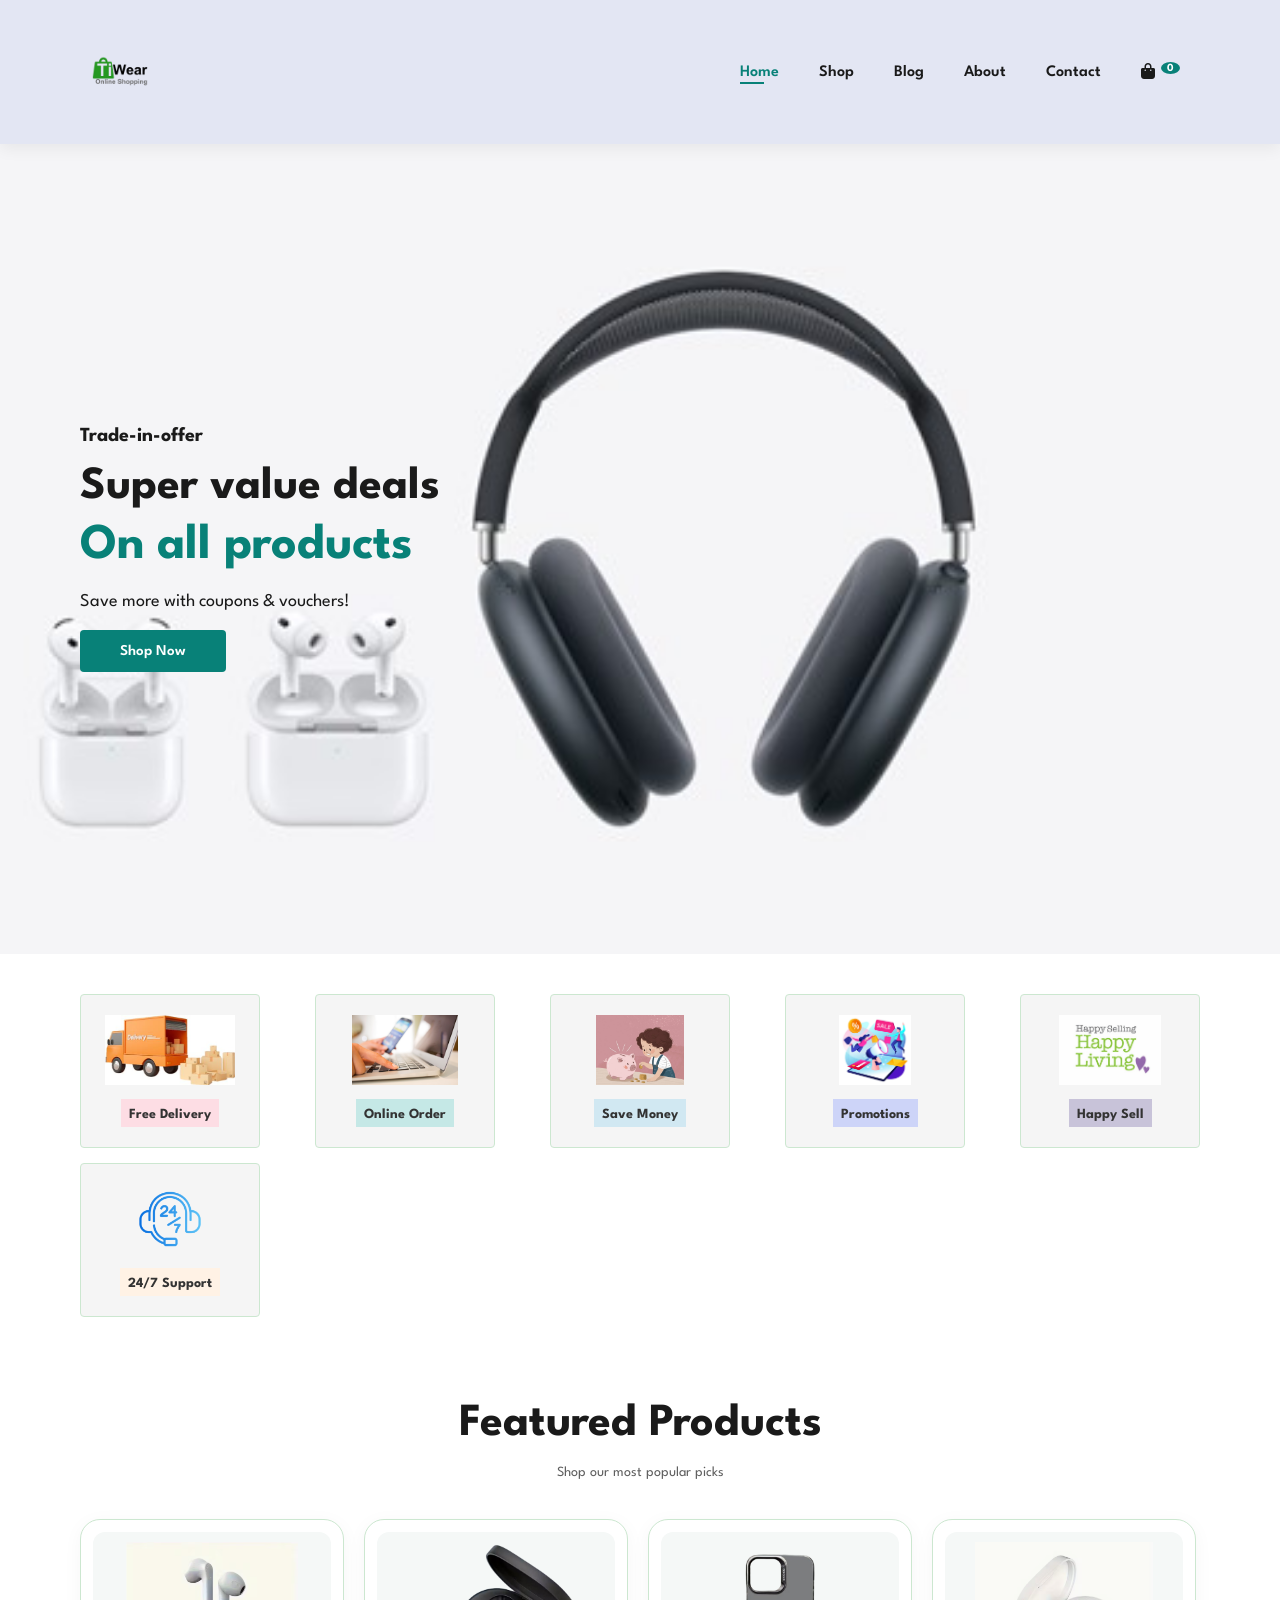
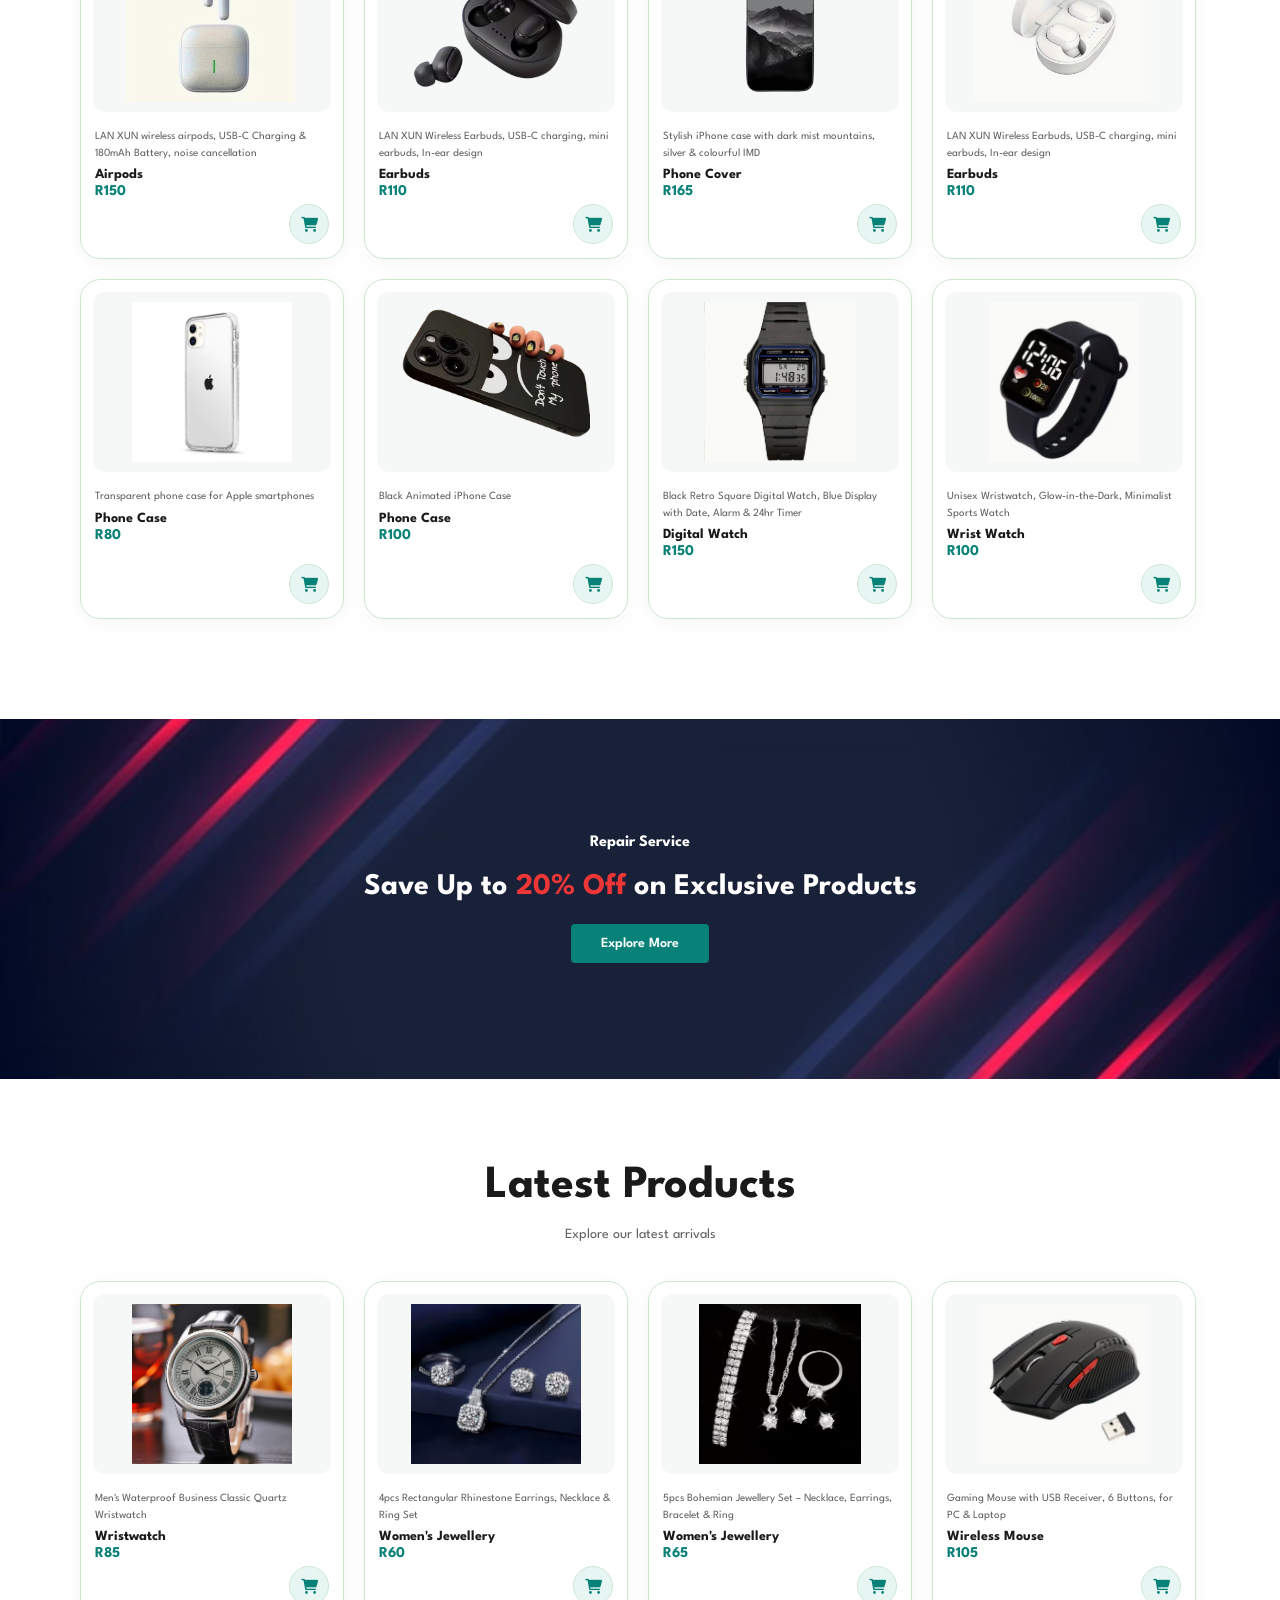
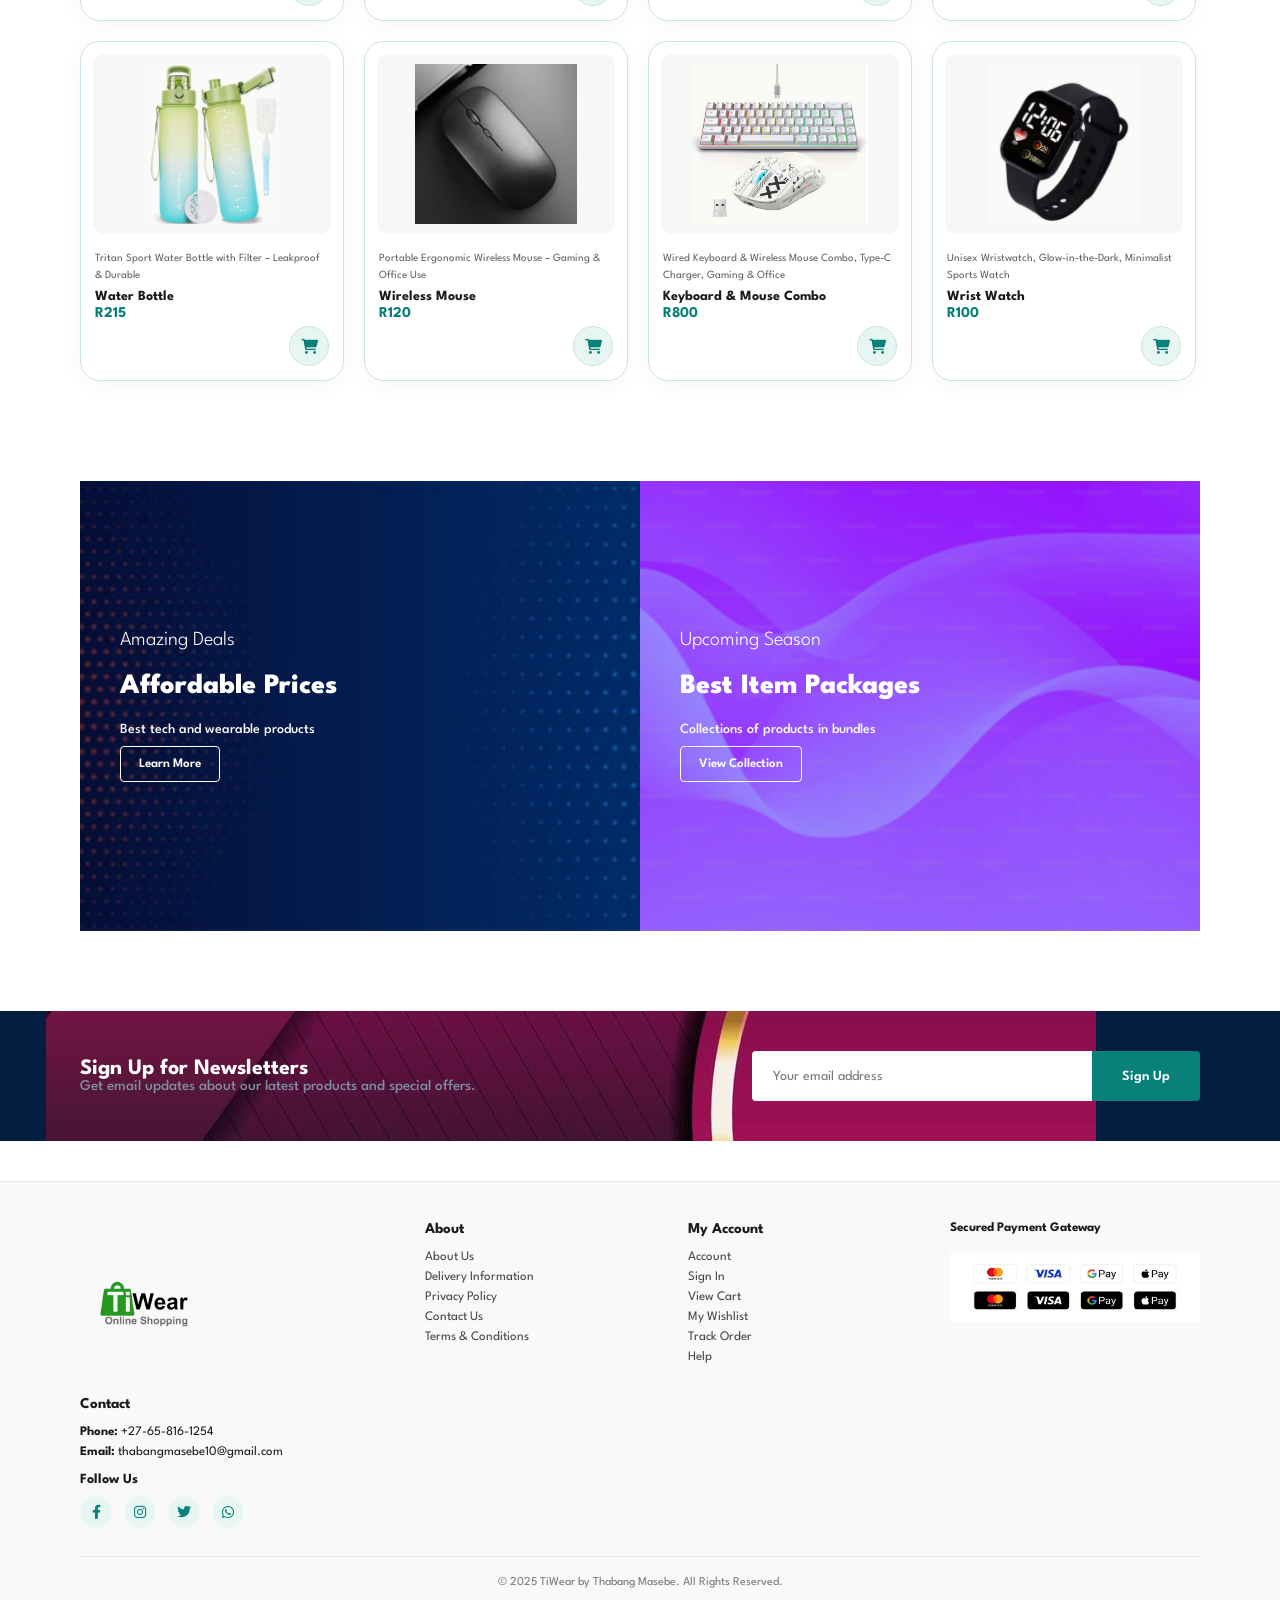
<file: index.html>
<!DOCTYPE html>
<html lang="en">
<head>
    <meta charset="UTF-8">
    <meta http-equiv="X-UA-Compatible" content="IE=edge">
    <meta name="viewport" content="width=device-width, initial-scale=1.0">
    <title>TiWear – Online Shopping</title>
    <link rel="stylesheet" href="https://cdnjs.cloudflare.com/ajax/libs/font-awesome/6.0.0/css/all.min.css">
    <link rel="stylesheet" href="style.css">
</head>
<body>

    <!-- HEADER -->
    <section id="header">
        <a href="index.html"><img src="img/TiWear_Logo-removebg-preview.png" class="logo" alt="TiWear Logo"></a>
        <div>
            <ul id="navbar">
                <li><a class="active" href="index.html">Home</a></li>
                <li><a href="shop.html">Shop</a></li>
                <li><a href="blog.html">Blog</a></li>
                <li><a href="about.html">About</a></li>
                <li><a href="contact.html">Contact</a></li>
                <li><a href="cart.html"><i class="fa-solid fa-bag-shopping"></i> <span class="cart-count" id="cart-count">0</span></a></li>
            </ul>
        </div>
        <div id="mobile">
            <a href="cart.html"><i class="fa-solid fa-bag-shopping"></i><span class="cart-count" id="cart-count-mobile">0</span></a>
            <i id="bar" class="fas fa-bars"></i>
        </div>
    </section>

    <!-- HERO -->
    <section id="hero">
        <h4>Trade-in-offer</h4>
        <h2>Super value deals</h2>
        <h1>On all products</h1>
        <p>Save more with coupons &amp; vouchers!</p>
        <a href="shop.html"><button>Shop Now</button></a>
    </section>

    <!-- FEATURES -->
    <section id="feature" class="section-p1">
        <div class="fe-box">
            <img src="img/courier_copy.jfif" alt="Delivery">
            <h6>Free Delivery</h6>
        </div>
        <div class="fe-box">
            <img src="img/online_order.png" alt="Online Order">
            <h6>Online Order</h6>
        </div>
        <div class="fe-box">
            <img src="img/saveMoney.png" alt="Save Money">
            <h6>Save Money</h6>
        </div>
        <div class="fe-box">
            <img src="img/promotion.png" alt="Promotion">
            <h6>Promotions</h6>
        </div>
        <div class="fe-box">
            <img src="img/happySell.png" alt="Happy Sell">
            <h6>Happy Sell</h6>
        </div>
        <div class="fe-box">
            <img src="img/customer_support.png" alt="24/7 Support">
            <h6>24/7 Support</h6>
        </div>
    </section>

    <!-- FEATURED PRODUCTS -->
    <section id="product1" class="section-p1">
        <h2>Featured Products</h2>
        <p>Shop our most popular picks</p>
        <div class="pro-container">

            <div class="pro" data-name="LAN XUN Airpods" data-price="150" data-img="img/Stock/airpod.png">
                <img src="img/Stock/airpod.png" alt="Airpods">
                <div class="des">
                    <span>LAN XUN wireless airpods, USB-C Charging &amp; 180mAh Battery, noise cancellation</span>
                    <h5>Airpods</h5>
                    <h4>R150</h4>
                </div>
                <a href="#" class="add-to-cart-btn"><i class="fa-solid fa-shopping-cart cart"></i></a>
            </div>

            <div class="pro" data-name="LAN XUN Earbuds" data-price="110" data-img="img/Stock/pro2.png">
                <img src="img/Stock/pro2.png" alt="Earbuds">
                <div class="des">
                    <span>LAN XUN Wireless Earbuds, USB-C charging, mini earbuds, In-ear design</span>
                    <h5>Earbuds</h5>
                    <h4>R110</h4>
                </div>
                <a href="#" class="add-to-cart-btn"><i class="fa-solid fa-shopping-cart cart"></i></a>
            </div>

            <div class="pro" data-name="Mountain Phone Cover" data-price="165" data-img="img/Stock/pro3.png">
                <img src="img/Stock/pro3.png" alt="Phone Cover">
                <div class="des">
                    <span>Stylish iPhone case with dark mist mountains, silver &amp; colourful IMD</span>
                    <h5>Phone Cover</h5>
                    <h4>R165</h4>
                </div>
                <a href="#" class="add-to-cart-btn"><i class="fa-solid fa-shopping-cart cart"></i></a>
            </div>

            <div class="pro" data-name="LAN XUN Earbuds Pro" data-price="110" data-img="img/Stock/pro4.png">
                <img src="img/Stock/pro4.png" alt="Earbuds">
                <div class="des">
                    <span>LAN XUN Wireless Earbuds, USB-C charging, mini earbuds, In-ear design</span>
                    <h5>Earbuds</h5>
                    <h4>R110</h4>
                </div>
                <a href="#" class="add-to-cart-btn"><i class="fa-solid fa-shopping-cart cart"></i></a>
            </div>

            <div class="pro" data-name="Transparent Phone Case" data-price="80" data-img="img/Stock/pro5.png">
                <img src="img/Stock/pro5.png" alt="Phone Case">
                <div class="des">
                    <span>Transparent phone case for Apple smartphones</span>
                    <h5>Phone Case</h5>
                    <h4>R80</h4>
                </div>
                <a href="#" class="add-to-cart-btn"><i class="fa-solid fa-shopping-cart cart"></i></a>
            </div>

            <div class="pro" data-name="Animated Phone Case" data-price="100" data-img="img/Stock/pro6.png">
                <img src="img/Stock/pro6.png" alt="Phone Case">
                <div class="des">
                    <span>Black Animated iPhone Case</span>
                    <h5>Phone Case</h5>
                    <h4>R100</h4>
                </div>
                <a href="#" class="add-to-cart-btn"><i class="fa-solid fa-shopping-cart cart"></i></a>
            </div>

            <div class="pro" data-name="Digital Wrist Watch" data-price="150" data-img="img/Stock/pro8.png">
                <img src="img/Stock/pro8.png" alt="Wrist Digital Watch">
                <div class="des">
                    <span>Black Retro Square Digital Watch, Blue Display with Date, Alarm &amp; 24hr Timer</span>
                    <h5>Digital Watch</h5>
                    <h4>R150</h4>
                </div>
                <a href="#" class="add-to-cart-btn"><i class="fa-solid fa-shopping-cart cart"></i></a>
            </div>

            <div class="pro" data-name="Minimalist Wrist Watch" data-price="100" data-img="img/Stock/pro7.png">
                <img src="img/Stock/pro7.png" alt="Wrist Watch">
                <div class="des">
                    <span>Unisex Wristwatch, Glow-in-the-Dark, Minimalist Sports Watch</span>
                    <h5>Wrist Watch</h5>
                    <h4>R100</h4>
                </div>
                <a href="#" class="add-to-cart-btn"><i class="fa-solid fa-shopping-cart cart"></i></a>
            </div>

        </div>
    </section>

    <!-- BANNER -->
    <section id="banner" class="section-m1">
        <h4>Repair Service</h4>
        <h2>Save Up to <span>20% Off</span> on Exclusive Products</h2>
        <a href="shop.html"><button class="normal">Explore More</button></a>
    </section>

    <!-- LATEST PRODUCTS -->
    <section id="product1" class="section-p1">
        <h2>Latest Products</h2>
        <p>Explore our latest arrivals</p>
        <div class="pro-container">

            <div class="pro" data-name="Men's Quartz Wristwatch" data-price="85" data-img="img/Stock/latest1.png">
                <img src="img/Stock/latest1.png" alt="Wristwatch">
                <div class="des">
                    <span>Men's Waterproof Business Classic Quartz Wristwatch</span>
                    <h5>Wristwatch</h5>
                    <h4>R85</h4>
                </div>
                <a href="#" class="add-to-cart-btn"><i class="fa-solid fa-shopping-cart cart"></i></a>
            </div>

            <div class="pro" data-name="Rhinestone Jewellery Set" data-price="60" data-img="img/Stock/latest2.png">
                <img src="img/Stock/latest2.png" alt="Women's Jewellery">
                <div class="des">
                    <span>4pcs Rectangular Rhinestone Earrings, Necklace &amp; Ring Set</span>
                    <h5>Women's Jewellery</h5>
                    <h4>R60</h4>
                </div>
                <a href="#" class="add-to-cart-btn"><i class="fa-solid fa-shopping-cart cart"></i></a>
            </div>

            <div class="pro" data-name="Bohemian Jewellery Set" data-price="65" data-img="img/Stock/latest3.png">
                <img src="img/Stock/latest3.png" alt="Women's Jewellery">
                <div class="des">
                    <span>5pcs Bohemian Jewellery Set – Necklace, Earrings, Bracelet &amp; Ring</span>
                    <h5>Women's Jewellery</h5>
                    <h4>R65</h4>
                </div>
                <a href="#" class="add-to-cart-btn"><i class="fa-solid fa-shopping-cart cart"></i></a>
            </div>

            <div class="pro" data-name="Gaming Wireless Mouse" data-price="105" data-img="img/Stock/latest4.png">
                <img src="img/Stock/latest4.png" alt="Wireless Mouse">
                <div class="des">
                    <span>Gaming Mouse with USB Receiver, 6 Buttons, for PC &amp; Laptop</span>
                    <h5>Wireless Mouse</h5>
                    <h4>R105</h4>
                </div>
                <a href="#" class="add-to-cart-btn"><i class="fa-solid fa-shopping-cart cart"></i></a>
            </div>

            <div class="pro" data-name="Tritan Sport Water Bottle" data-price="215" data-img="img/Stock/latest5.png">
                <img src="img/Stock/latest5.png" alt="Water Bottle">
                <div class="des">
                    <span>Tritan Sport Water Bottle with Filter – Leakproof &amp; Durable</span>
                    <h5>Water Bottle</h5>
                    <h4>R215</h4>
                </div>
                <a href="#" class="add-to-cart-btn"><i class="fa-solid fa-shopping-cart cart"></i></a>
            </div>

            <div class="pro" data-name="Ergonomic Wireless Mouse" data-price="120" data-img="img/Stock/latest6.png">
                <img src="img/Stock/latest6.png" alt="Wireless Mouse">
                <div class="des">
                    <span>Portable Ergonomic Wireless Mouse – Gaming &amp; Office Use</span>
                    <h5>Wireless Mouse</h5>
                    <h4>R120</h4>
                </div>
                <a href="#" class="add-to-cart-btn"><i class="fa-solid fa-shopping-cart cart"></i></a>
            </div>

            <div class="pro" data-name="Keyboard & Mouse Combo" data-price="800" data-img="img/Stock/latest7.png">
                <img src="img/Stock/latest7.png" alt="Keyboard & Mouse Combo">
                <div class="des">
                    <span>Wired Keyboard &amp; Wireless Mouse Combo, Type-C Charger, Gaming &amp; Office</span>
                    <h5>Keyboard &amp; Mouse Combo</h5>
                    <h4>R800</h4>
                </div>
                <a href="#" class="add-to-cart-btn"><i class="fa-solid fa-shopping-cart cart"></i></a>
            </div>

            <div class="pro" data-name="Minimalist Wrist Watch" data-price="100" data-img="img/Stock/pro7.png">
                <img src="img/Stock/pro7.png" alt="Wrist Watch">
                <div class="des">
                    <span>Unisex Wristwatch, Glow-in-the-Dark, Minimalist Sports Watch</span>
                    <h5>Wrist Watch</h5>
                    <h4>R100</h4>
                </div>
                <a href="#" class="add-to-cart-btn"><i class="fa-solid fa-shopping-cart cart"></i></a>
            </div>

        </div>
    </section>

    <!-- SMALL BANNERS -->
    <section id="sm-banner" class="section-p1">
        <div class="banner-box banner-box2">
            <h4>Amazing Deals</h4>
            <h2>Affordable Prices</h2>
            <span>Best tech and wearable products</span>
            <a href="shop.html"><button class="white">Learn More</button></a>
        </div>
        <div class="banner-box">
            <h4>Upcoming Season</h4>
            <h2>Best Item Packages</h2>
            <span>Collections of products in bundles</span>
            <a href="shop.html"><button class="white">View Collection</button></a>
        </div>
    </section>

    <!-- NEWSLETTER -->
    <section id="newsletter" class="section-p1 section-m1">
        <div class="newstext">
            <h4>Sign Up for Newsletters</h4>
            <p>Get email updates about our latest products and special offers.</p>
        </div>
        <div class="form">
            <input type="email" id="newsletter-email" placeholder="Your email address">
            <button class="normal" id="newsletter-btn">Sign Up</button>
        </div>
    </section>

    <!-- TOAST NOTIFICATION -->
    <div id="toast" class="toast"></div>
    

    <!-- FOOTER -->
    <footer class="section-p1">
        <div class="column">
            <img src="img/TiWear_Logo-removebg-preview.png" alt="TiWear Logo">
            <h4>Contact</h4>
            <p><strong>Phone: </strong>+27-65-816-1254</p>
            <p><strong>Email: </strong>thabangmasebe10@gmail.com</p>
            <div class="follow">
                <h4>Follow Us</h4>
                <a href="#"><i class="fab fa-facebook-f"></i></a>
                <a href="#"><i class="fab fa-instagram"></i></a>
                <a href="#"><i class="fab fa-twitter"></i></a>
                <a href="#"><i class="fab fa-whatsapp"></i></a>
            </div>
        </div>

        <div class="col">
            <h4>About</h4>
            <a href="about.html">About Us</a>
            <a href="#">Delivery Information</a>
            <a href="#">Privacy Policy</a>
            <a href="contact.html">Contact Us</a>
            <a href="#">Terms &amp; Conditions</a>
        </div>

        <div class="col">
            <h4>My Account</h4>
            <a href="#">Account</a>
            <a href="#">Sign In</a>
            <a href="cart.html">View Cart</a>
            <a href="#">My Wishlist</a>
            <a href="#">Track Order</a>
            <a href="contact.html">Help</a>
        </div>

        <div class="col install">
            <p><strong>Secured Payment Gateway</strong></p>
            <img src="img/pay/mastercards.png" alt="Mastercard">
        </div>

        <div class="copyright">
            <p>© 2025 TiWear by Thabang Masebe. All Rights Reserved.</p>
        </div>
    </footer>

    <script src="script.js"></script>
</body>
</html>
</file>
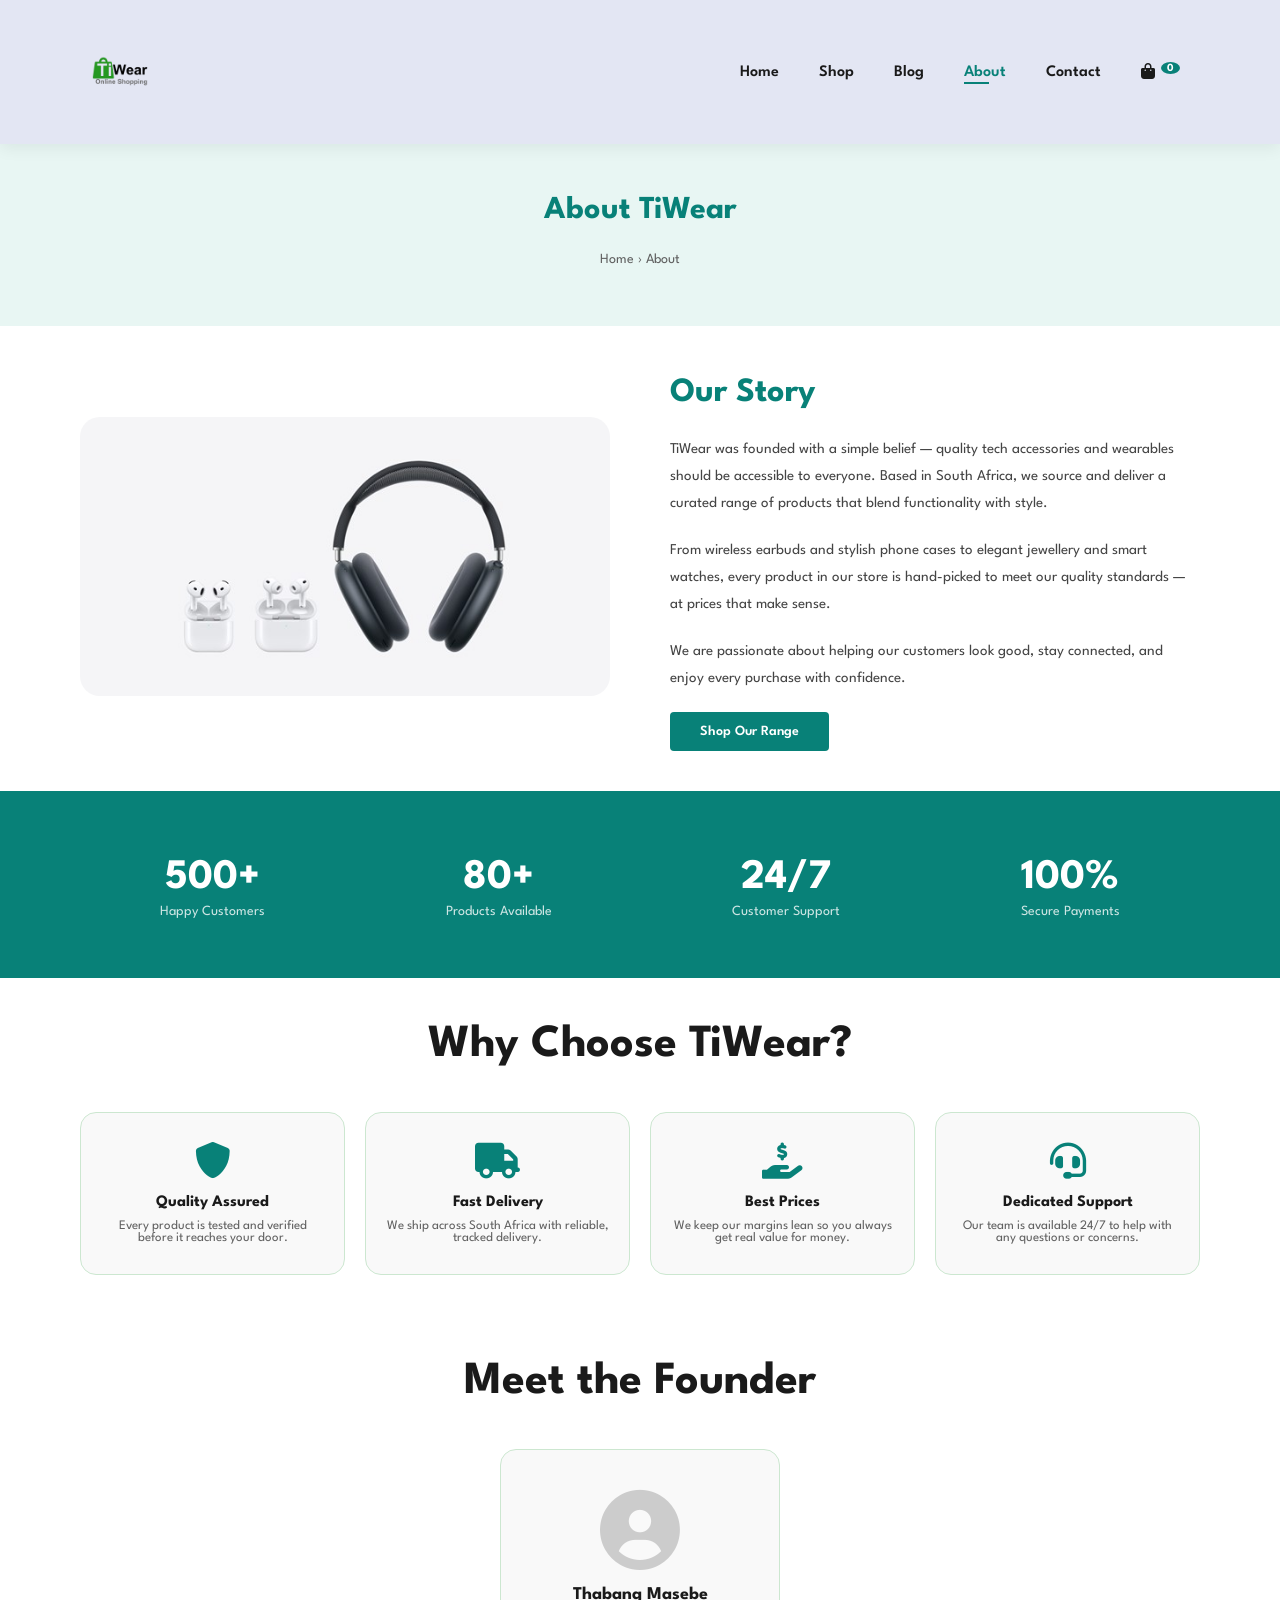
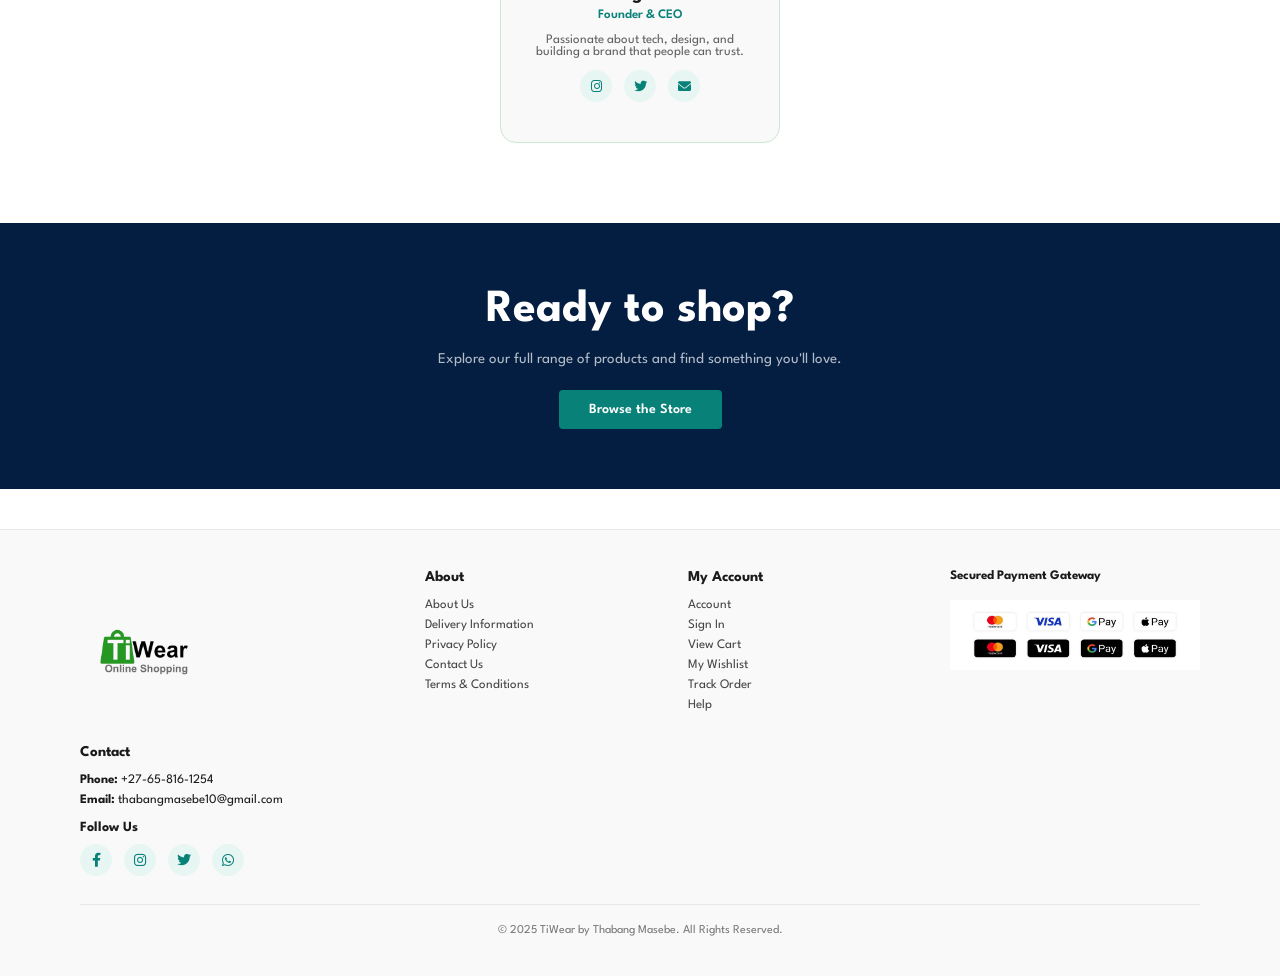
<file: about.html>
<!DOCTYPE html>
<html lang="en">
<head>
    <meta charset="UTF-8">
    <meta http-equiv="X-UA-Compatible" content="IE=edge">
    <meta name="viewport" content="width=device-width, initial-scale=1.0">
    <title>About Us – TiWear</title>
    <link rel="stylesheet" href="https://cdnjs.cloudflare.com/ajax/libs/font-awesome/6.0.0/css/all.min.css">
    <link rel="stylesheet" href="style.css">
</head>
<body>

    <!-- HEADER -->
    <section id="header">
        <a href="index.html"><img src="img/TiWear_Logo-removebg-preview.png" class="logo" alt="TiWear Logo"></a>
        <div>
            <ul id="navbar">
                <li><a href="index.html">Home</a></li>
                <li><a href="shop.html">Shop</a></li>
                <li><a href="blog.html">Blog</a></li>
                <li><a class="active" href="about.html">About</a></li>
                <li><a href="contact.html">Contact</a></li>
                <li><a href="cart.html"><i class="fa-solid fa-bag-shopping"></i> <span class="cart-count" id="cart-count">0</span></a></li>
            </ul>
        </div>
        <div id="mobile">
            <a href="cart.html"><i class="fa-solid fa-bag-shopping"></i><span class="cart-count" id="cart-count-mobile">0</span></a>
            <i id="bar" class="fas fa-bars"></i>
        </div>
    </section>

    <!-- PAGE HEADER -->
    <div id="page-header">
        <h2>About TiWear</h2>
        <p><a href="index.html">Home</a> &rsaquo; About</p>
    </div>

    <!-- ABOUT INTRO -->
    <section id="about-intro" class="section-p1">
        <div class="about-image">
            <img src="img/hero_pic2.jpg" alt="TiWear Story">
        </div>
        <div class="about-text">
            <h2>Our Story</h2>
            <p>TiWear was founded with a simple belief — quality tech accessories and wearables should be accessible to everyone. Based in South Africa, we source and deliver a curated range of products that blend functionality with style.</p>
            <p>From wireless earbuds and stylish phone cases to elegant jewellery and smart watches, every product in our store is hand-picked to meet our quality standards — at prices that make sense.</p>
            <p>We are passionate about helping our customers look good, stay connected, and enjoy every purchase with confidence.</p>
            <a href="shop.html"><button class="normal">Shop Our Range</button></a>
        </div>
    </section>

    <!-- STATS STRIP -->
    <section id="about-stats" class="section-p1">
        <div class="stat-box">
            <h2>500+</h2>
            <p>Happy Customers</p>
        </div>
        <div class="stat-box">
            <h2>80+</h2>
            <p>Products Available</p>
        </div>
        <div class="stat-box">
            <h2>24/7</h2>
            <p>Customer Support</p>
        </div>
        <div class="stat-box">
            <h2>100%</h2>
            <p>Secure Payments</p>
        </div>
    </section>

    <!-- VALUES -->
    <section id="about-values" class="section-p1">
        <h2 class="section-title">Why Choose TiWear?</h2>
        <div class="values-grid">
            <div class="value-card">
                <i class="fas fa-shield-alt"></i>
                <h4>Quality Assured</h4>
                <p>Every product is tested and verified before it reaches your door.</p>
            </div>
            <div class="value-card">
                <i class="fas fa-truck"></i>
                <h4>Fast Delivery</h4>
                <p>We ship across South Africa with reliable, tracked delivery.</p>
            </div>
            <div class="value-card">
                <i class="fas fa-hand-holding-usd"></i>
                <h4>Best Prices</h4>
                <p>We keep our margins lean so you always get real value for money.</p>
            </div>
            <div class="value-card">
                <i class="fas fa-headset"></i>
                <h4>Dedicated Support</h4>
                <p>Our team is available 24/7 to help with any questions or concerns.</p>
            </div>
        </div>
    </section>

    <!-- TEAM -->
    <section id="about-team" class="section-p1">
        <h2 class="section-title">Meet the Founder</h2>
        <div class="team-grid">
            <div class="team-card">
                <div class="team-avatar">
                    <i class="fas fa-user-circle"></i>
                </div>
                <h4>Thabang Masebe</h4>
                <span>Founder &amp; CEO</span>
                <p>Passionate about tech, design, and building a brand that people can trust.</p>
                <div class="team-socials">
                    <a href="#"><i class="fab fa-instagram"></i></a>
                    <a href="#"><i class="fab fa-twitter"></i></a>
                    <a href="mailto:thabangmasebe10@gmail.com"><i class="fas fa-envelope"></i></a>
                </div>
            </div>
        </div>
    </section>

    <!-- CTA BANNER -->
    <section id="about-cta" class="section-m1 section-p1">
        <h2>Ready to shop?</h2>
        <p>Explore our full range of products and find something you'll love.</p>
        <a href="shop.html"><button class="normal">Browse the Store</button></a>
    </section>

    <!-- TOAST -->
    <div id="toast" class="toast"></div>

    <!-- FOOTER -->
    <footer class="section-p1">
        <div class="column">
            <img src="img/TiWear_Logo-removebg-preview.png" alt="TiWear Logo">
            <h4>Contact</h4>
            <p><strong>Phone: </strong>+27-65-816-1254</p>
            <p><strong>Email: </strong>thabangmasebe10@gmail.com</p>
            <div class="follow">
                <h4>Follow Us</h4>
                <a href="#"><i class="fab fa-facebook-f"></i></a>
                <a href="#"><i class="fab fa-instagram"></i></a>
                <a href="#"><i class="fab fa-twitter"></i></a>
                <a href="#"><i class="fab fa-whatsapp"></i></a>
            </div>
        </div>
        <div class="col">
            <h4>About</h4>
            <a href="about.html">About Us</a>
            <a href="#">Delivery Information</a>
            <a href="#">Privacy Policy</a>
            <a href="contact.html">Contact Us</a>
            <a href="#">Terms &amp; Conditions</a>
        </div>
        <div class="col">
            <h4>My Account</h4>
            <a href="#">Account</a>
            <a href="#">Sign In</a>
            <a href="cart.html">View Cart</a>
            <a href="#">My Wishlist</a>
            <a href="#">Track Order</a>
            <a href="contact.html">Help</a>
        </div>
        <div class="col install">
            <p><strong>Secured Payment Gateway</strong></p>
            <img src="img/pay/mastercards.png" alt="Mastercard">
        </div>
        <div class="copyright">
            <p>© 2025 TiWear by Thabang Masebe. All Rights Reserved.</p>
        </div>
    </footer>

    <script src="script.js"></script>
</body>
</html>
</file>
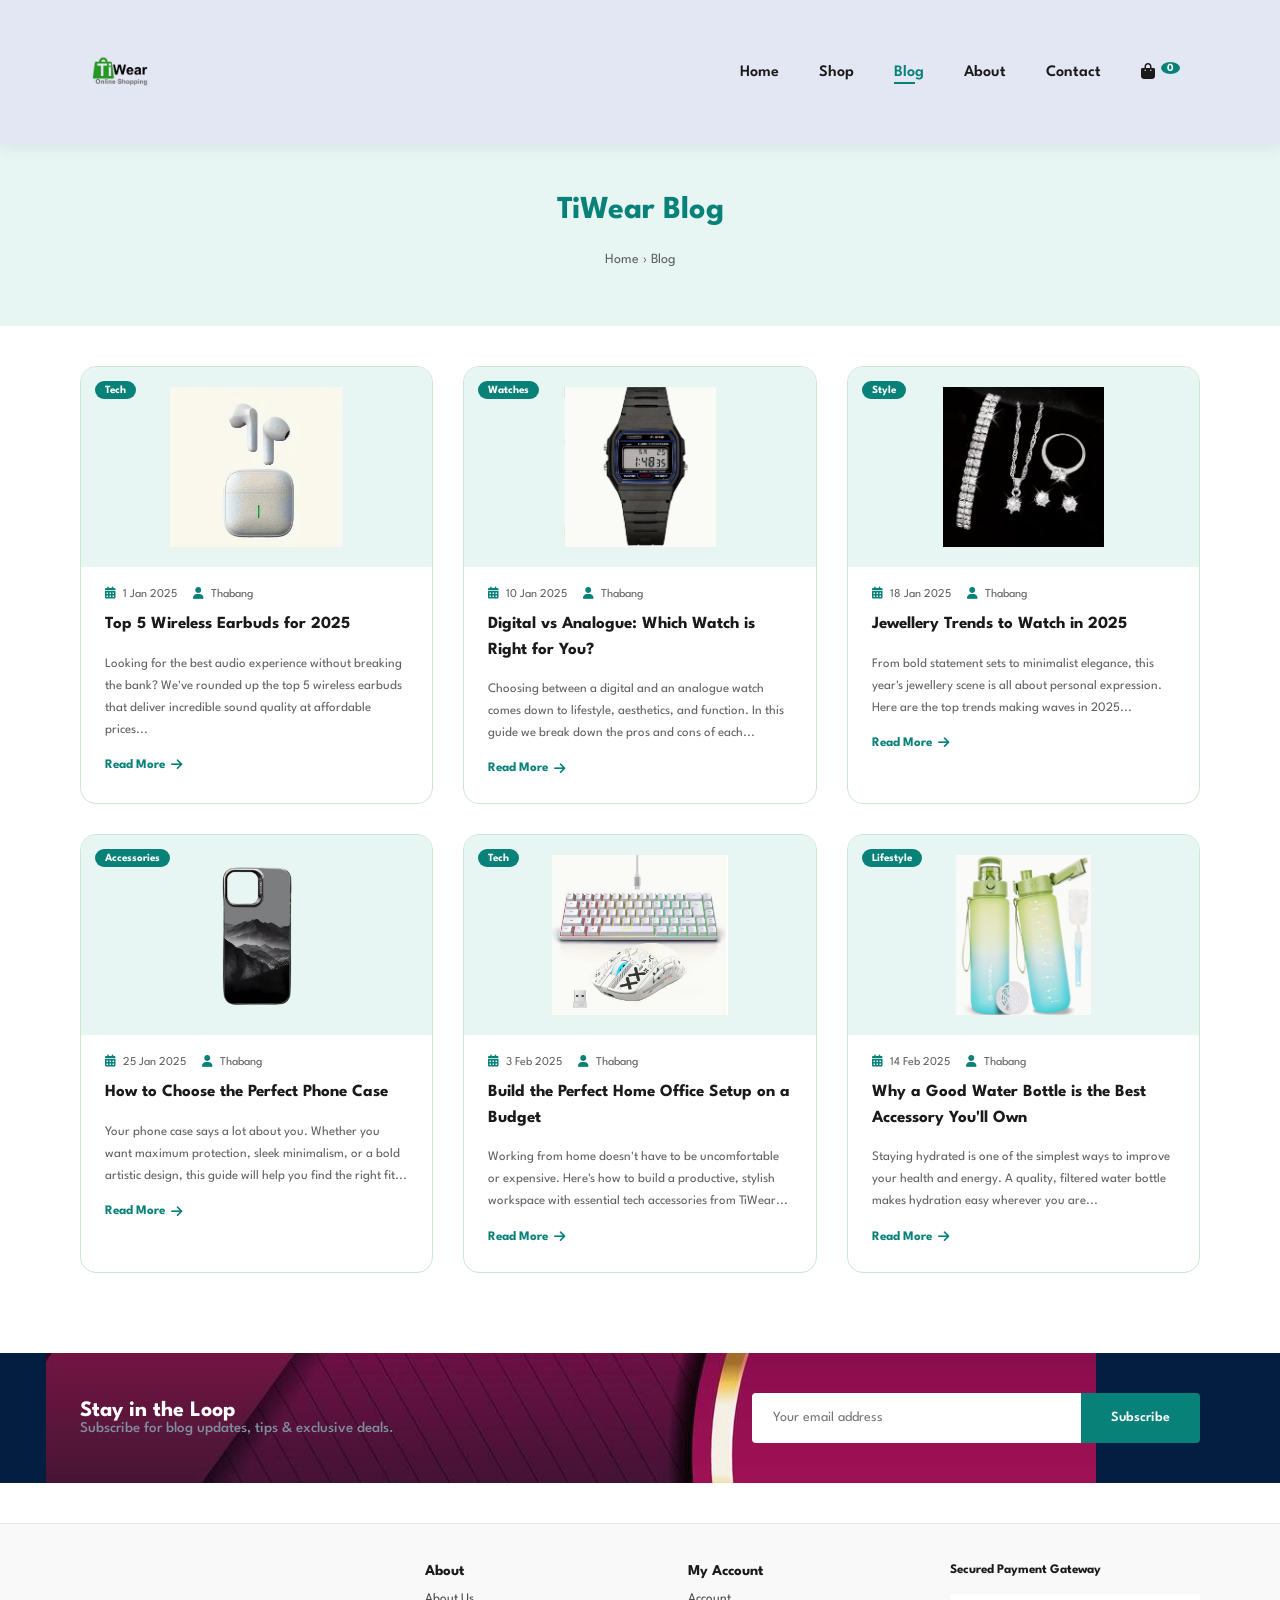
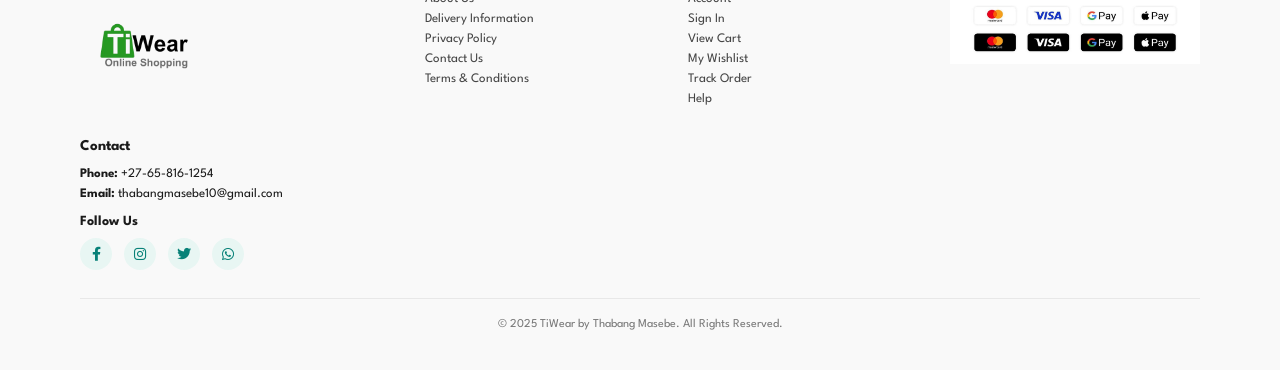
<file: blog.html>
<!DOCTYPE html>
<html lang="en">
<head>
    <meta charset="UTF-8">
    <meta http-equiv="X-UA-Compatible" content="IE=edge">
    <meta name="viewport" content="width=device-width, initial-scale=1.0">
    <title>Blog – TiWear</title>
    <link rel="stylesheet" href="https://cdnjs.cloudflare.com/ajax/libs/font-awesome/6.0.0/css/all.min.css">
    <link rel="stylesheet" href="style.css">
</head>
<body>

    <!-- HEADER -->
    <section id="header">
        <a href="index.html"><img src="img/TiWear_Logo-removebg-preview.png" class="logo" alt="TiWear Logo"></a>
        <div>
            <ul id="navbar">
                <li><a href="index.html">Home</a></li>
                <li><a href="shop.html">Shop</a></li>
                <li><a class="active" href="blog.html">Blog</a></li>
                <li><a href="about.html">About</a></li>
                <li><a href="contact.html">Contact</a></li>
                <li><a href="cart.html"><i class="fa-solid fa-bag-shopping"></i> <span class="cart-count" id="cart-count">0</span></a></li>
            </ul>
        </div>
        <div id="mobile">
            <a href="cart.html"><i class="fa-solid fa-bag-shopping"></i><span class="cart-count" id="cart-count-mobile">0</span></a>
            <i id="bar" class="fas fa-bars"></i>
        </div>
    </section>

    <!-- PAGE HEADER -->
    <div id="page-header">
        <h2>TiWear Blog</h2>
        <p><a href="index.html">Home</a> &rsaquo; Blog</p>
    </div>

    <!-- BLOG SECTION -->
    <section id="blog-section" class="section-p1">

        <div class="blog-grid">

            <article class="blog-card">
                <div class="blog-img-wrap">
                    <img src="img/Stock/airpod.png" alt="Top Wireless Earbuds">
                    <span class="blog-tag">Tech</span>
                </div>
                <div class="blog-body">
                    <div class="blog-meta">
                        <span><i class="fas fa-calendar-alt"></i> 1 Jan 2025</span>
                        <span><i class="fas fa-user"></i> Thabang</span>
                    </div>
                    <h3>Top 5 Wireless Earbuds for 2025</h3>
                    <p>Looking for the best audio experience without breaking the bank? We've rounded up the top 5 wireless earbuds that deliver incredible sound quality at affordable prices...</p>
                    <a href="#" class="blog-read-more">Read More <i class="fas fa-arrow-right"></i></a>
                </div>
            </article>

            <article class="blog-card">
                <div class="blog-img-wrap">
                    <img src="img/Stock/pro8.png" alt="Smart Watches Guide">
                    <span class="blog-tag">Watches</span>
                </div>
                <div class="blog-body">
                    <div class="blog-meta">
                        <span><i class="fas fa-calendar-alt"></i> 10 Jan 2025</span>
                        <span><i class="fas fa-user"></i> Thabang</span>
                    </div>
                    <h3>Digital vs Analogue: Which Watch is Right for You?</h3>
                    <p>Choosing between a digital and an analogue watch comes down to lifestyle, aesthetics, and function. In this guide we break down the pros and cons of each...</p>
                    <a href="#" class="blog-read-more">Read More <i class="fas fa-arrow-right"></i></a>
                </div>
            </article>

            <article class="blog-card">
                <div class="blog-img-wrap">
                    <img src="img/Stock/latest3.png" alt="Jewellery Trends">
                    <span class="blog-tag">Style</span>
                </div>
                <div class="blog-body">
                    <div class="blog-meta">
                        <span><i class="fas fa-calendar-alt"></i> 18 Jan 2025</span>
                        <span><i class="fas fa-user"></i> Thabang</span>
                    </div>
                    <h3>Jewellery Trends to Watch in 2025</h3>
                    <p>From bold statement sets to minimalist elegance, this year's jewellery scene is all about personal expression. Here are the top trends making waves in 2025...</p>
                    <a href="#" class="blog-read-more">Read More <i class="fas fa-arrow-right"></i></a>
                </div>
            </article>

            <article class="blog-card">
                <div class="blog-img-wrap">
                    <img src="img/Stock/pro3.png" alt="Phone Case Guide">
                    <span class="blog-tag">Accessories</span>
                </div>
                <div class="blog-body">
                    <div class="blog-meta">
                        <span><i class="fas fa-calendar-alt"></i> 25 Jan 2025</span>
                        <span><i class="fas fa-user"></i> Thabang</span>
                    </div>
                    <h3>How to Choose the Perfect Phone Case</h3>
                    <p>Your phone case says a lot about you. Whether you want maximum protection, sleek minimalism, or a bold artistic design, this guide will help you find the right fit...</p>
                    <a href="#" class="blog-read-more">Read More <i class="fas fa-arrow-right"></i></a>
                </div>
            </article>

            <article class="blog-card">
                <div class="blog-img-wrap">
                    <img src="img/Stock/latest7.png" alt="Home Office Setup">
                    <span class="blog-tag">Tech</span>
                </div>
                <div class="blog-body">
                    <div class="blog-meta">
                        <span><i class="fas fa-calendar-alt"></i> 3 Feb 2025</span>
                        <span><i class="fas fa-user"></i> Thabang</span>
                    </div>
                    <h3>Build the Perfect Home Office Setup on a Budget</h3>
                    <p>Working from home doesn't have to be uncomfortable or expensive. Here's how to build a productive, stylish workspace with essential tech accessories from TiWear...</p>
                    <a href="#" class="blog-read-more">Read More <i class="fas fa-arrow-right"></i></a>
                </div>
            </article>

            <article class="blog-card">
                <div class="blog-img-wrap">
                    <img src="img/Stock/latest5.png" alt="Stay Hydrated">
                    <span class="blog-tag">Lifestyle</span>
                </div>
                <div class="blog-body">
                    <div class="blog-meta">
                        <span><i class="fas fa-calendar-alt"></i> 14 Feb 2025</span>
                        <span><i class="fas fa-user"></i> Thabang</span>
                    </div>
                    <h3>Why a Good Water Bottle is the Best Accessory You'll Own</h3>
                    <p>Staying hydrated is one of the simplest ways to improve your health and energy. A quality, filtered water bottle makes hydration easy wherever you are...</p>
                    <a href="#" class="blog-read-more">Read More <i class="fas fa-arrow-right"></i></a>
                </div>
            </article>

        </div>

    </section>

    <!-- NEWSLETTER CTA -->
    <section id="newsletter" class="section-p1 section-m1">
        <div class="newstext">
            <h4>Stay in the Loop</h4>
            <p>Subscribe for blog updates, tips &amp; exclusive deals.</p>
        </div>
        <div class="form">
            <input type="email" id="newsletter-email" placeholder="Your email address">
            <button class="normal" id="newsletter-btn">Subscribe</button>
        </div>
    </section>

    <!-- TOAST -->
    <div id="toast" class="toast"></div>

    <!-- FOOTER -->
    <footer class="section-p1">
        <div class="column">
            <img src="img/TiWear_Logo-removebg-preview.png" alt="TiWear Logo">
            <h4>Contact</h4>
            <p><strong>Phone: </strong>+27-65-816-1254</p>
            <p><strong>Email: </strong>thabangmasebe10@gmail.com</p>
            <div class="follow">
                <h4>Follow Us</h4>
                <a href="#"><i class="fab fa-facebook-f"></i></a>
                <a href="#"><i class="fab fa-instagram"></i></a>
                <a href="#"><i class="fab fa-twitter"></i></a>
                <a href="#"><i class="fab fa-whatsapp"></i></a>
            </div>
        </div>
        <div class="col">
            <h4>About</h4>
            <a href="about.html">About Us</a>
            <a href="#">Delivery Information</a>
            <a href="#">Privacy Policy</a>
            <a href="contact.html">Contact Us</a>
            <a href="#">Terms &amp; Conditions</a>
        </div>
        <div class="col">
            <h4>My Account</h4>
            <a href="#">Account</a>
            <a href="#">Sign In</a>
            <a href="cart.html">View Cart</a>
            <a href="#">My Wishlist</a>
            <a href="#">Track Order</a>
            <a href="contact.html">Help</a>
        </div>
        <div class="col install">
            <p><strong>Secured Payment Gateway</strong></p>
            <img src="img/pay/mastercards.png" alt="Mastercard">
        </div>
        <div class="copyright">
            <p>© 2025 TiWear by Thabang Masebe. All Rights Reserved.</p>
        </div>
    </footer>

    <script src="script.js"></script>
</body>
</html>
</file>
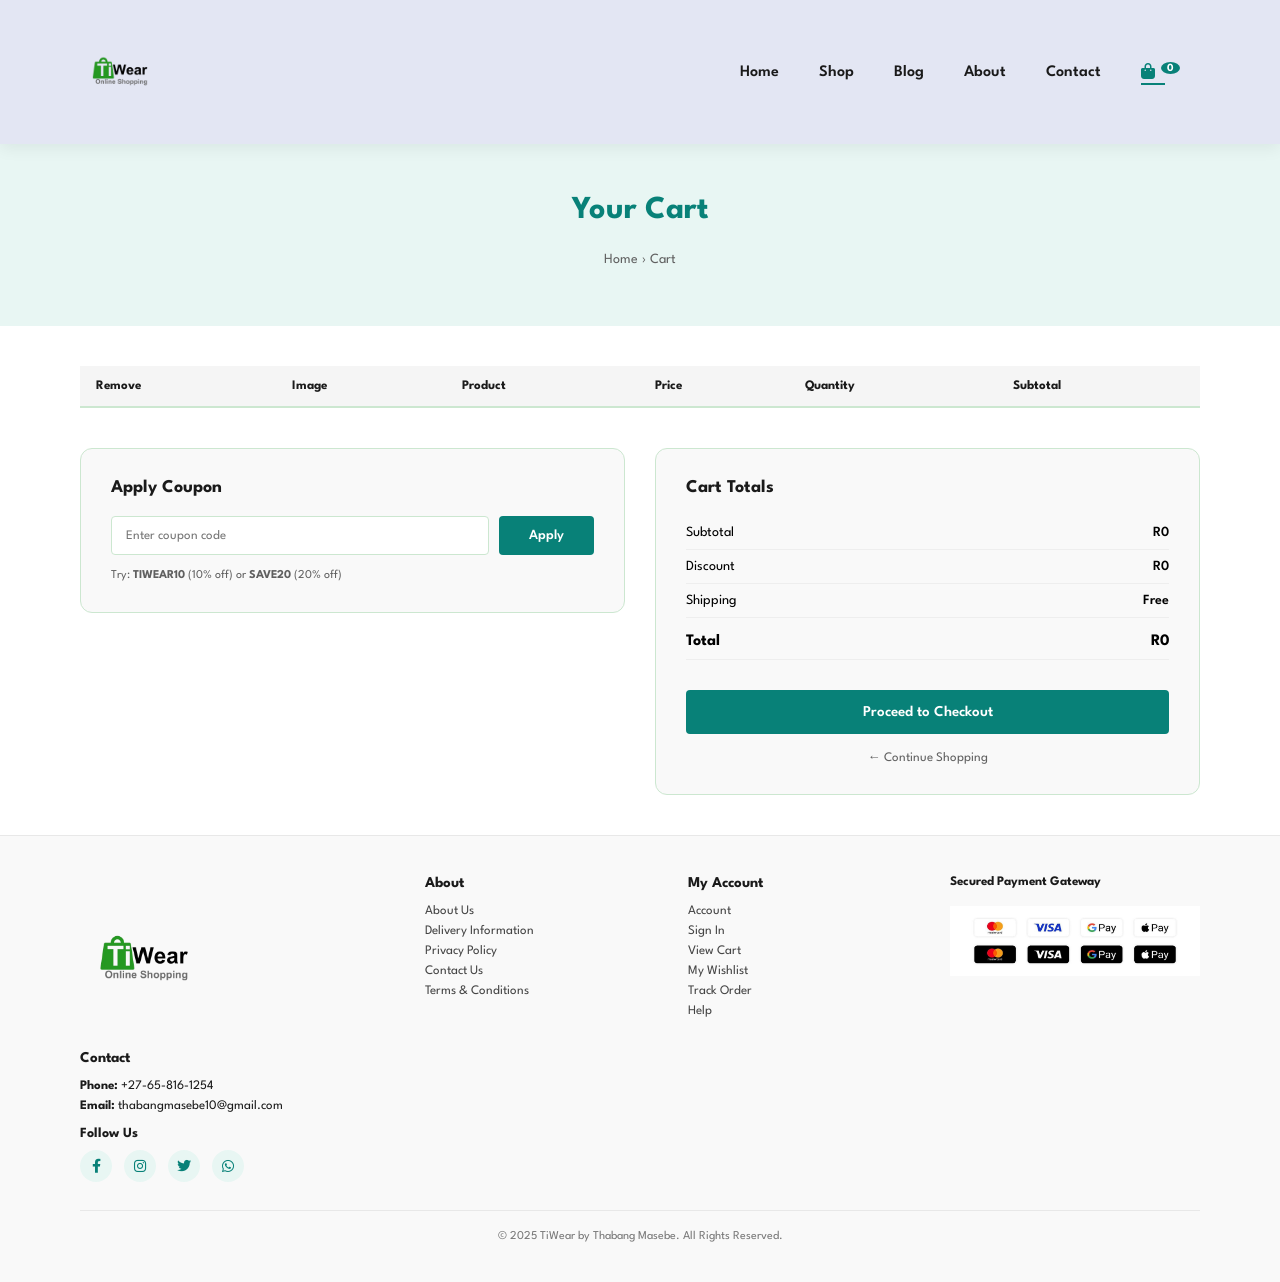
<file: cart.html>
<!DOCTYPE html>
<html lang="en">
<head>
    <meta charset="UTF-8">
    <meta http-equiv="X-UA-Compatible" content="IE=edge">
    <meta name="viewport" content="width=device-width, initial-scale=1.0">
    <title>Cart – TiWear</title>
    <link rel="stylesheet" href="https://cdnjs.cloudflare.com/ajax/libs/font-awesome/6.0.0/css/all.min.css">
    <link rel="stylesheet" href="style.css">
</head>
<body>

    <!-- HEADER -->
    <section id="header">
        <a href="index.html"><img src="img/TiWear_Logo-removebg-preview.png" class="logo" alt="TiWear Logo"></a>
        <div>
            <ul id="navbar">
                <li><a href="index.html">Home</a></li>
                <li><a href="shop.html">Shop</a></li>
                <li><a href="blog.html">Blog</a></li>
                <li><a href="about.html">About</a></li>
                <li><a href="contact.html">Contact</a></li>
                <li><a href="cart.html" class="active"><i class="fa-solid fa-bag-shopping"></i> <span class="cart-count" id="cart-count">0</span></a></li>
            </ul>
        </div>
        <div id="mobile">
            <a href="cart.html"><i class="fa-solid fa-bag-shopping"></i><span class="cart-count" id="cart-count-mobile">0</span></a>
            <i id="bar" class="fas fa-bars"></i>
        </div>
    </section>

    <!-- PAGE HEADER -->
    <div id="page-header" class="shop-header">
        <h2>Your Cart</h2>
        <p><a href="index.html">Home</a> &rsaquo; Cart</p>
    </div>

    <!-- CART SECTION -->
    <section id="cart" class="section-p1">

        <!-- EMPTY CART STATE -->
        <div id="cart-empty" class="cart-empty" style="display:none;">
            <i class="fa-solid fa-bag-shopping"></i>
            <h3>Your cart is empty</h3>
            <p>Looks like you haven't added anything yet.</p>
            <a href="shop.html"><button class="normal">Start Shopping</button></a>
        </div>

        <!-- CART TABLE -->
        <div id="cart-content">
            <table class="cart-table">
                <thead>
                    <tr>
                        <th>Remove</th>
                        <th>Image</th>
                        <th>Product</th>
                        <th>Price</th>
                        <th>Quantity</th>
                        <th>Subtotal</th>
                    </tr>
                </thead>
                <tbody id="cart-table-body">
                    <!-- Populated by JS -->
                </tbody>
            </table>

            <!-- CART SUMMARY -->
            <div class="cart-summary-row">
                <div class="coupon-box">
                    <h3>Apply Coupon</h3>
                    <div class="coupon-form">
                        <input type="text" id="coupon-input" placeholder="Enter coupon code">
                        <button class="normal" id="apply-coupon-btn">Apply</button>
                    </div>
                    <p id="coupon-msg" class="coupon-msg"></p>
                    <div class="valid-coupons">
                        <small>Try: <strong>TIWEAR10</strong> (10% off) or <strong>SAVE20</strong> (20% off)</small>
                    </div>
                </div>

                <div class="cart-total-box">
                    <h3>Cart Totals</h3>
                    <table class="totals-table">
                        <tr>
                            <td>Subtotal</td>
                            <td id="subtotal-display">R0</td>
                        </tr>
                        <tr>
                            <td>Discount</td>
                            <td id="discount-display">R0</td>
                        </tr>
                        <tr>
                            <td>Shipping</td>
                            <td>Free</td>
                        </tr>
                        <tr class="total-row">
                            <td><strong>Total</strong></td>
                            <td id="total-display"><strong>R0</strong></td>
                        </tr>
                    </table>
                    <button class="normal" id="checkout-btn">Proceed to Checkout</button>
                    <a href="shop.html" class="continue-shopping">← Continue Shopping</a>
                </div>
            </div>
        </div>

    </section>

    <!-- CHECKOUT MODAL -->
    <div id="checkout-modal" class="modal-overlay" style="display:none;">
        <div class="modal-box">
            <button class="modal-close" id="modal-close">&times;</button>
            <h2>Checkout</h2>
            <p class="modal-subtitle">Complete your order details below.</p>

            <div class="checkout-form">
                <div class="form-row">
                    <div class="form-group">
                        <label>First Name</label>
                        <input type="text" id="co-fname" placeholder="Thabang">
                    </div>
                    <div class="form-group">
                        <label>Last Name</label>
                        <input type="text" id="co-lname" placeholder="Masebe">
                    </div>
                </div>
                <div class="form-group">
                    <label>Email Address</label>
                    <input type="email" id="co-email" placeholder="you@email.com">
                </div>
                <div class="form-group">
                    <label>Phone Number</label>
                    <input type="tel" id="co-phone" placeholder="+27 65 816 1254">
                </div>
                <div class="form-group">
                    <label>Delivery Address</label>
                    <input type="text" id="co-address" placeholder="123 Street, Cape Town">
                </div>
                <div class="form-row">
                    <div class="form-group">
                        <label>City</label>
                        <input type="text" id="co-city" placeholder="Cape Town">
                    </div>
                    <div class="form-group">
                        <label>Province</label>
                        <input type="text" id="co-province" placeholder="Western Cape">
                    </div>
                </div>
                <div class="form-group">
                    <label>Payment Method</label>
                    <select id="co-payment">
                        <option value="">Select payment method</option>
                        <option value="card">Credit / Debit Card</option>
                        <option value="eft">EFT / Bank Transfer</option>
                        <option value="cash">Cash on Delivery</option>
                    </select>
                </div>
                <div class="order-summary-mini">
                    <h4>Order Summary</h4>
                    <p>Total: <strong id="modal-total">R0</strong></p>
                </div>
                <button class="normal" id="place-order-btn">Place Order</button>
            </div>
        </div>
    </div>

    <!-- ORDER SUCCESS MODAL -->
    <div id="success-modal" class="modal-overlay" style="display:none;">
        <div class="modal-box success-box">
            <div class="success-icon"><i class="fas fa-check-circle"></i></div>
            <h2>Order Placed!</h2>
            <p>Thank you for your purchase. We'll be in touch shortly to confirm your order.</p>
            <a href="shop.html"><button class="normal">Continue Shopping</button></a>
        </div>
    </div>

    <!-- TOAST -->
    <div id="toast" class="toast"></div>

    <!-- FOOTER -->
    <footer class="section-p1">
        <div class="column">
            <img src="img/TiWear_Logo-removebg-preview.png" alt="TiWear Logo">
            <h4>Contact</h4>
            <p><strong>Phone: </strong>+27-65-816-1254</p>
            <p><strong>Email: </strong>thabangmasebe10@gmail.com</p>
            <div class="follow">
                <h4>Follow Us</h4>
                <a href="#"><i class="fab fa-facebook-f"></i></a>
                <a href="#"><i class="fab fa-instagram"></i></a>
                <a href="#"><i class="fab fa-twitter"></i></a>
                <a href="#"><i class="fab fa-whatsapp"></i></a>
            </div>
        </div>
        <div class="col">
            <h4>About</h4>
            <a href="about.html">About Us</a>
            <a href="#">Delivery Information</a>
            <a href="#">Privacy Policy</a>
            <a href="contact.html">Contact Us</a>
            <a href="#">Terms &amp; Conditions</a>
        </div>
        <div class="col">
            <h4>My Account</h4>
            <a href="#">Account</a>
            <a href="#">Sign In</a>
            <a href="cart.html">View Cart</a>
            <a href="#">My Wishlist</a>
            <a href="#">Track Order</a>
            <a href="contact.html">Help</a>
        </div>
        <div class="col install">
            <p><strong>Secured Payment Gateway</strong></p>
            <img src="img/pay/mastercards.png" alt="Mastercard">
        </div>
        <div class="copyright">
            <p>© 2025 TiWear by Thabang Masebe. All Rights Reserved.</p>
        </div>
    </footer>

    <script src="script.js"></script>
</body>
</html>
</file>
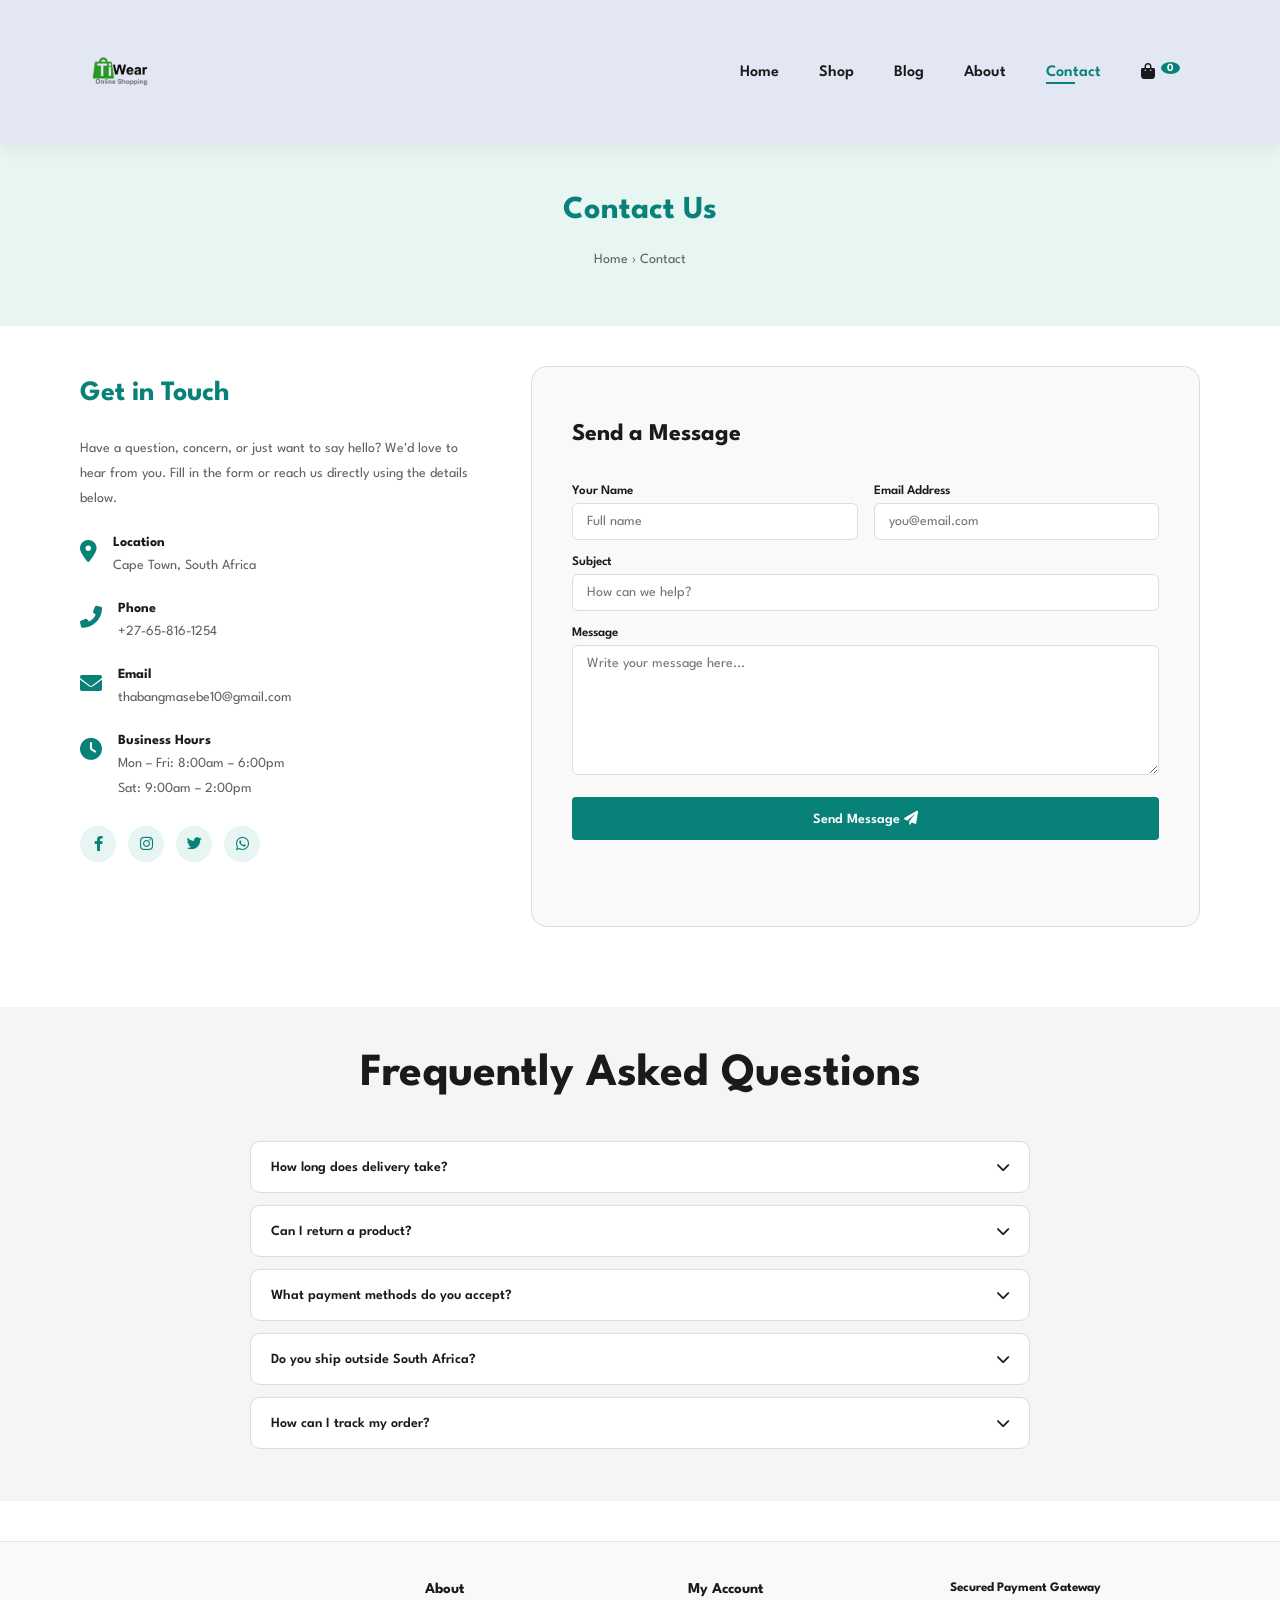
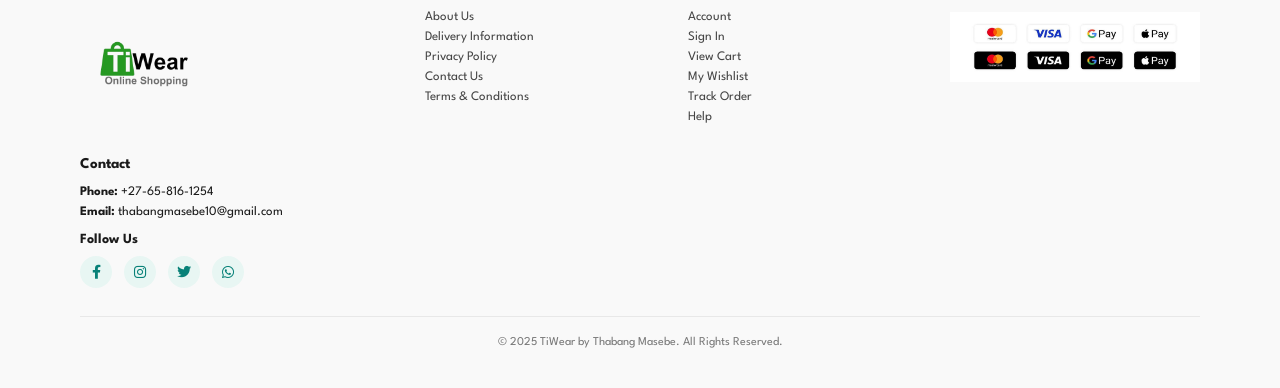
<file: contact.html>
<!DOCTYPE html>
<html lang="en">
<head>
    <meta charset="UTF-8">
    <meta http-equiv="X-UA-Compatible" content="IE=edge">
    <meta name="viewport" content="width=device-width, initial-scale=1.0">
    <title>Contact – TiWear</title>
    <link rel="stylesheet" href="https://cdnjs.cloudflare.com/ajax/libs/font-awesome/6.0.0/css/all.min.css">
    <link rel="stylesheet" href="style.css">
</head>
<body>

    <!-- HEADER -->
    <section id="header">
        <a href="index.html"><img src="img/TiWear_Logo-removebg-preview.png" class="logo" alt="TiWear Logo"></a>
        <div>
            <ul id="navbar">
                <li><a href="index.html">Home</a></li>
                <li><a href="shop.html">Shop</a></li>
                <li><a href="blog.html">Blog</a></li>
                <li><a href="about.html">About</a></li>
                <li><a class="active" href="contact.html">Contact</a></li>
                <li><a href="cart.html"><i class="fa-solid fa-bag-shopping"></i> <span class="cart-count" id="cart-count">0</span></a></li>
            </ul>
        </div>
        <div id="mobile">
            <a href="cart.html"><i class="fa-solid fa-bag-shopping"></i><span class="cart-count" id="cart-count-mobile">0</span></a>
            <i id="bar" class="fas fa-bars"></i>
        </div>
    </section>

    <!-- PAGE HEADER -->
    <div id="page-header">
        <h2>Contact Us</h2>
        <p><a href="index.html">Home</a> &rsaquo; Contact</p>
    </div>

    <!-- CONTACT SECTION -->
    <section id="contact-section" class="section-p1">

        <!-- CONTACT DETAILS -->
        <div class="contact-details">
            <h2>Get in Touch</h2>
            <p>Have a question, concern, or just want to say hello? We'd love to hear from you. Fill in the form or reach us directly using the details below.</p>

            <div class="contact-info-item">
                <i class="fas fa-map-marker-alt"></i>
                <div>
                    <h4>Location</h4>
                    <p>Cape Town, South Africa</p>
                </div>
            </div>

            <div class="contact-info-item">
                <i class="fas fa-phone-alt"></i>
                <div>
                    <h4>Phone</h4>
                    <p>+27-65-816-1254</p>
                </div>
            </div>

            <div class="contact-info-item">
                <i class="fas fa-envelope"></i>
                <div>
                    <h4>Email</h4>
                    <p>thabangmasebe10@gmail.com</p>
                </div>
            </div>

            <div class="contact-info-item">
                <i class="fas fa-clock"></i>
                <div>
                    <h4>Business Hours</h4>
                    <p>Mon – Fri: 8:00am – 6:00pm<br>Sat: 9:00am – 2:00pm</p>
                </div>
            </div>

            <div class="contact-socials">
                <a href="#"><i class="fab fa-facebook-f"></i></a>
                <a href="#"><i class="fab fa-instagram"></i></a>
                <a href="#"><i class="fab fa-twitter"></i></a>
                <a href="#"><i class="fab fa-whatsapp"></i></a>
            </div>
        </div>

        <!-- CONTACT FORM -->
        <div class="contact-form-box">
            <h2>Send a Message</h2>
            <div class="contact-form">
                <div class="form-row">
                    <div class="form-group">
                        <label>Your Name</label>
                        <input type="text" id="contact-name" placeholder="Full name">
                    </div>
                    <div class="form-group">
                        <label>Email Address</label>
                        <input type="email" id="contact-email" placeholder="you@email.com">
                    </div>
                </div>
                <div class="form-group">
                    <label>Subject</label>
                    <input type="text" id="contact-subject" placeholder="How can we help?">
                </div>
                <div class="form-group">
                    <label>Message</label>
                    <textarea id="contact-message" rows="6" placeholder="Write your message here..."></textarea>
                </div>
                <button class="normal" id="contact-submit-btn">Send Message <i class="fas fa-paper-plane"></i></button>
                <p id="contact-feedback" class="contact-feedback"></p>
            </div>
        </div>

    </section>

    <!-- FAQ SECTION -->
    <section id="faq-section" class="section-p1 section-m1">
        <h2 class="section-title">Frequently Asked Questions</h2>
        <div class="faq-list">

            <div class="faq-item">
                <button class="faq-question">How long does delivery take? <i class="fas fa-chevron-down"></i></button>
                <div class="faq-answer">
                    <p>Standard delivery within South Africa typically takes 3–7 business days, depending on your location.</p>
                </div>
            </div>

            <div class="faq-item">
                <button class="faq-question">Can I return a product? <i class="fas fa-chevron-down"></i></button>
                <div class="faq-answer">
                    <p>Yes! We offer a 7-day return policy on unused, undamaged items. Contact us to initiate a return.</p>
                </div>
            </div>

            <div class="faq-item">
                <button class="faq-question">What payment methods do you accept? <i class="fas fa-chevron-down"></i></button>
                <div class="faq-answer">
                    <p>We accept Credit/Debit Cards (Mastercard, Visa), EFT/Bank Transfer, and Cash on Delivery in select areas.</p>
                </div>
            </div>

            <div class="faq-item">
                <button class="faq-question">Do you ship outside South Africa? <i class="fas fa-chevron-down"></i></button>
                <div class="faq-answer">
                    <p>Currently we ship within South Africa only. We're working on expanding to other African countries soon.</p>
                </div>
            </div>

            <div class="faq-item">
                <button class="faq-question">How can I track my order? <i class="fas fa-chevron-down"></i></button>
                <div class="faq-answer">
                    <p>Once your order is dispatched, you'll receive a tracking number via email. You can also contact us directly for updates.</p>
                </div>
            </div>

        </div>
    </section>

    <!-- TOAST -->
    <div id="toast" class="toast"></div>

    <!-- FOOTER -->
    <footer class="section-p1">
        <div class="column">
            <img src="img/TiWear_Logo-removebg-preview.png" alt="TiWear Logo">
            <h4>Contact</h4>
            <p><strong>Phone: </strong>+27-65-816-1254</p>
            <p><strong>Email: </strong>thabangmasebe10@gmail.com</p>
            <div class="follow">
                <h4>Follow Us</h4>
                <a href="#"><i class="fab fa-facebook-f"></i></a>
                <a href="#"><i class="fab fa-instagram"></i></a>
                <a href="#"><i class="fab fa-twitter"></i></a>
                <a href="#"><i class="fab fa-whatsapp"></i></a>
            </div>
        </div>
        <div class="col">
            <h4>About</h4>
            <a href="about.html">About Us</a>
            <a href="#">Delivery Information</a>
            <a href="#">Privacy Policy</a>
            <a href="contact.html">Contact Us</a>
            <a href="#">Terms &amp; Conditions</a>
        </div>
        <div class="col">
            <h4>My Account</h4>
            <a href="#">Account</a>
            <a href="#">Sign In</a>
            <a href="cart.html">View Cart</a>
            <a href="#">My Wishlist</a>
            <a href="#">Track Order</a>
            <a href="contact.html">Help</a>
        </div>
        <div class="col install">
            <p><strong>Secured Payment Gateway</strong></p>
            <img src="img/pay/mastercards.png" alt="Mastercard">
        </div>
        <div class="copyright">
            <p>© 2025 TiWear by Thabang Masebe. All Rights Reserved.</p>
        </div>
    </footer>

    <script src="script.js"></script>
</body>
</html>
</file>
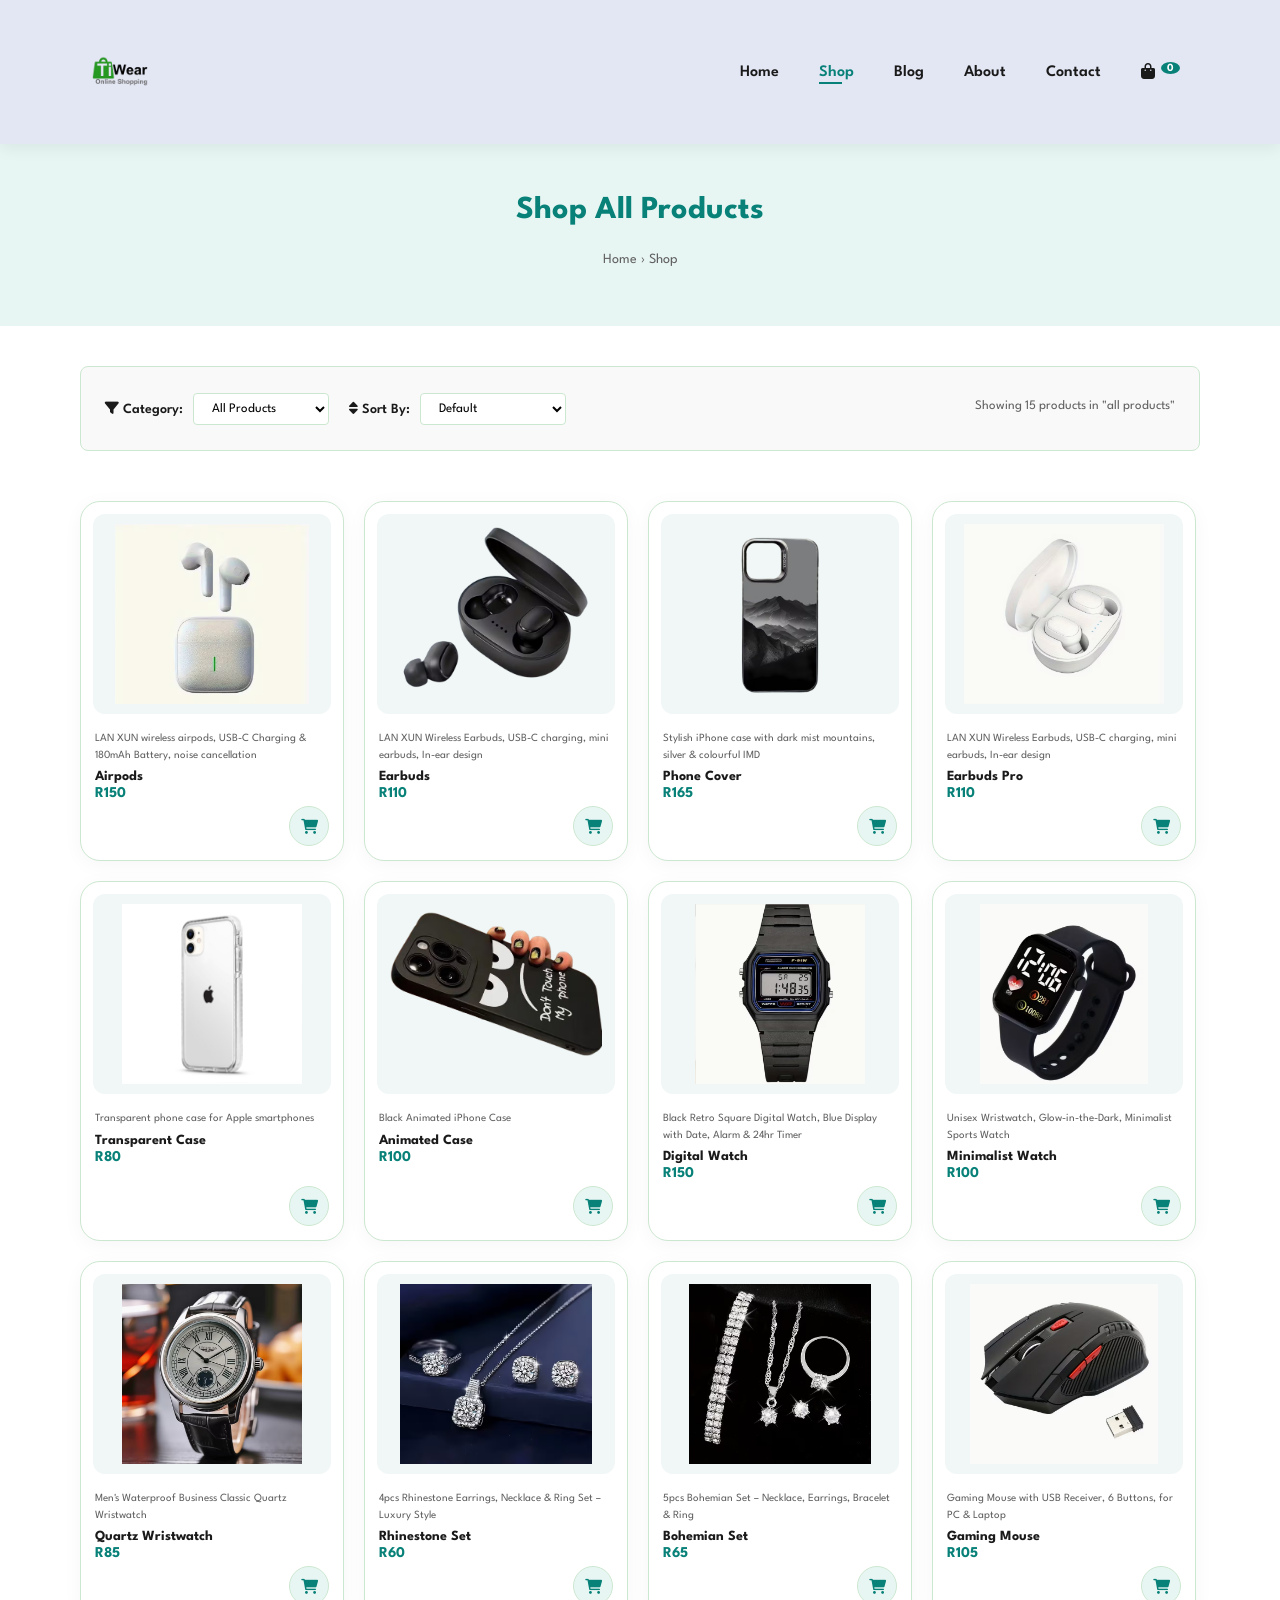
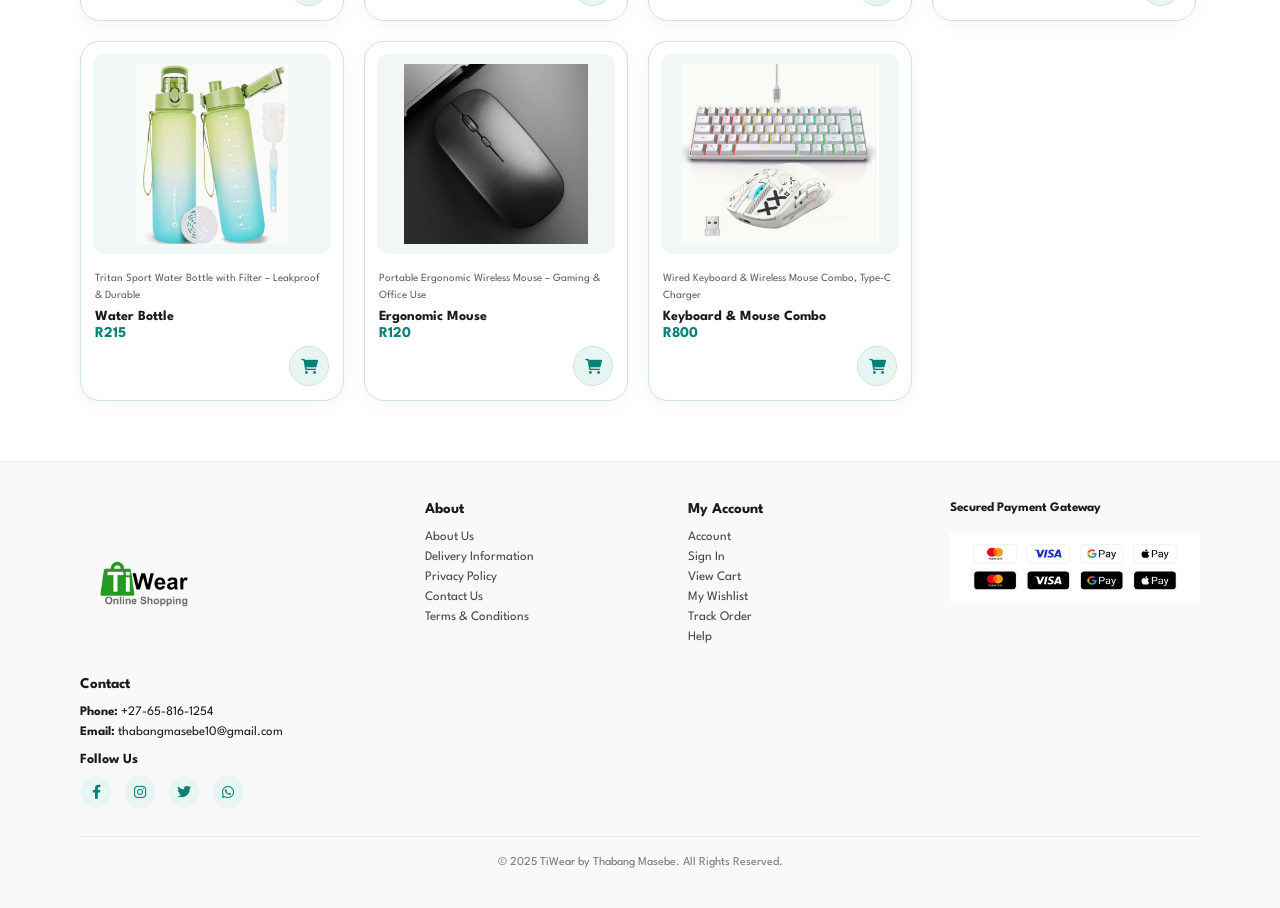
<file: shop.html>
<!DOCTYPE html>
<html lang="en">
<head>
    <meta charset="UTF-8">
    <meta http-equiv="X-UA-Compatible" content="IE=edge">
    <meta name="viewport" content="width=device-width, initial-scale=1.0">
    <title>Shop – TiWear</title>
    <link rel="stylesheet" href="https://cdnjs.cloudflare.com/ajax/libs/font-awesome/6.0.0/css/all.min.css">
    <link rel="stylesheet" href="style.css">
</head>
<body>

    <!-- HEADER -->
    <section id="header">
        <a href="index.html"><img src="img/TiWear_Logo-removebg-preview.png" class="logo" alt="TiWear Logo"></a>
        <div>
            <ul id="navbar">
                <li><a href="index.html">Home</a></li>
                <li><a class="active" href="shop.html">Shop</a></li>
                <li><a href="blog.html">Blog</a></li>
                <li><a href="about.html">About</a></li>
                <li><a href="contact.html">Contact</a></li>
                <li><a href="cart.html"><i class="fa-solid fa-bag-shopping"></i> <span class="cart-count" id="cart-count">0</span></a></li>
            </ul>
        </div>
        <div id="mobile">
            <a href="cart.html"><i class="fa-solid fa-bag-shopping"></i><span class="cart-count" id="cart-count-mobile">0</span></a>
            <i id="bar" class="fas fa-bars"></i>
        </div>
    </section>

    <!-- PAGE BANNER -->
    <div id="page-header" class="shop-header">
        <h2>Shop All Products</h2>
        <p><a href="index.html">Home</a> &rsaquo; Shop</p>
    </div>

    <!-- SHOP BODY -->
    <section id="shop-section" class="section-p1">

        <!-- FILTER / SORT BAR -->
        <div class="shop-controls">
            <div class="filter-group">
                <label for="category-filter"><i class="fas fa-filter"></i> Category:</label>
                <select id="category-filter">
                    <option value="all">All Products</option>
                    <option value="audio">Audio</option>
                    <option value="cases">Phone Cases</option>
                    <option value="watches">Watches</option>
                    <option value="jewellery">Jewellery</option>
                    <option value="tech">Tech Accessories</option>
                </select>
            </div>
            <div class="filter-group">
                <label for="sort-filter"><i class="fas fa-sort"></i> Sort By:</label>
                <select id="sort-filter">
                    <option value="default">Default</option>
                    <option value="price-asc">Price: Low to High</option>
                    <option value="price-desc">Price: High to Low</option>
                    <option value="name-asc">Name: A–Z</option>
                </select>
            </div>
            <p class="results-count" id="results-count">Showing all products</p>
        </div>

        <!-- PRODUCT GRID -->
        <div class="pro-container" id="shop-products">

            <div class="pro" data-category="audio" data-name="LAN XUN Airpods" data-price="150" data-img="img/Stock/airpod.png">
                <img src="img/Stock/airpod.png" alt="Airpods">
                <div class="des">
                    <span>LAN XUN wireless airpods, USB-C Charging &amp; 180mAh Battery, noise cancellation</span>
                    <h5>Airpods</h5>
                    <h4>R150</h4>
                </div>
                <a href="#" class="add-to-cart-btn"><i class="fa-solid fa-shopping-cart cart"></i></a>
            </div>

            <div class="pro" data-category="audio" data-name="LAN XUN Earbuds" data-price="110" data-img="img/Stock/pro2.png">
                <img src="img/Stock/pro2.png" alt="Earbuds">
                <div class="des">
                    <span>LAN XUN Wireless Earbuds, USB-C charging, mini earbuds, In-ear design</span>
                    <h5>Earbuds</h5>
                    <h4>R110</h4>
                </div>
                <a href="#" class="add-to-cart-btn"><i class="fa-solid fa-shopping-cart cart"></i></a>
            </div>

            <div class="pro" data-category="cases" data-name="Mountain Phone Cover" data-price="165" data-img="img/Stock/pro3.png">
                <img src="img/Stock/pro3.png" alt="Phone Cover">
                <div class="des">
                    <span>Stylish iPhone case with dark mist mountains, silver &amp; colourful IMD</span>
                    <h5>Phone Cover</h5>
                    <h4>R165</h4>
                </div>
                <a href="#" class="add-to-cart-btn"><i class="fa-solid fa-shopping-cart cart"></i></a>
            </div>

            <div class="pro" data-category="audio" data-name="LAN XUN Earbuds Pro" data-price="110" data-img="img/Stock/pro4.png">
                <img src="img/Stock/pro4.png" alt="Earbuds">
                <div class="des">
                    <span>LAN XUN Wireless Earbuds, USB-C charging, mini earbuds, In-ear design</span>
                    <h5>Earbuds Pro</h5>
                    <h4>R110</h4>
                </div>
                <a href="#" class="add-to-cart-btn"><i class="fa-solid fa-shopping-cart cart"></i></a>
            </div>

            <div class="pro" data-category="cases" data-name="Transparent Phone Case" data-price="80" data-img="img/Stock/pro5.png">
                <img src="img/Stock/pro5.png" alt="Phone Case">
                <div class="des">
                    <span>Transparent phone case for Apple smartphones</span>
                    <h5>Transparent Case</h5>
                    <h4>R80</h4>
                </div>
                <a href="#" class="add-to-cart-btn"><i class="fa-solid fa-shopping-cart cart"></i></a>
            </div>

            <div class="pro" data-category="cases" data-name="Animated Phone Case" data-price="100" data-img="img/Stock/pro6.png">
                <img src="img/Stock/pro6.png" alt="Phone Case">
                <div class="des">
                    <span>Black Animated iPhone Case</span>
                    <h5>Animated Case</h5>
                    <h4>R100</h4>
                </div>
                <a href="#" class="add-to-cart-btn"><i class="fa-solid fa-shopping-cart cart"></i></a>
            </div>

            <div class="pro" data-category="watches" data-name="Digital Wrist Watch" data-price="150" data-img="img/Stock/pro8.png">
                <img src="img/Stock/pro8.png" alt="Digital Watch">
                <div class="des">
                    <span>Black Retro Square Digital Watch, Blue Display with Date, Alarm &amp; 24hr Timer</span>
                    <h5>Digital Watch</h5>
                    <h4>R150</h4>
                </div>
                <a href="#" class="add-to-cart-btn"><i class="fa-solid fa-shopping-cart cart"></i></a>
            </div>

            <div class="pro" data-category="watches" data-name="Minimalist Wrist Watch" data-price="100" data-img="img/Stock/pro7.png">
                <img src="img/Stock/pro7.png" alt="Wrist Watch">
                <div class="des">
                    <span>Unisex Wristwatch, Glow-in-the-Dark, Minimalist Sports Watch</span>
                    <h5>Minimalist Watch</h5>
                    <h4>R100</h4>
                </div>
                <a href="#" class="add-to-cart-btn"><i class="fa-solid fa-shopping-cart cart"></i></a>
            </div>

            <div class="pro" data-category="watches" data-name="Men's Quartz Wristwatch" data-price="85" data-img="img/Stock/latest1.png">
                <img src="img/Stock/latest1.png" alt="Wristwatch">
                <div class="des">
                    <span>Men's Waterproof Business Classic Quartz Wristwatch</span>
                    <h5>Quartz Wristwatch</h5>
                    <h4>R85</h4>
                </div>
                <a href="#" class="add-to-cart-btn"><i class="fa-solid fa-shopping-cart cart"></i></a>
            </div>

            <div class="pro" data-category="jewellery" data-name="Rhinestone Jewellery Set" data-price="60" data-img="img/Stock/latest2.png">
                <img src="img/Stock/latest2.png" alt="Jewellery Set">
                <div class="des">
                    <span>4pcs Rhinestone Earrings, Necklace &amp; Ring Set – Luxury Style</span>
                    <h5>Rhinestone Set</h5>
                    <h4>R60</h4>
                </div>
                <a href="#" class="add-to-cart-btn"><i class="fa-solid fa-shopping-cart cart"></i></a>
            </div>

            <div class="pro" data-category="jewellery" data-name="Bohemian Jewellery Set" data-price="65" data-img="img/Stock/latest3.png">
                <img src="img/Stock/latest3.png" alt="Jewellery Set">
                <div class="des">
                    <span>5pcs Bohemian Set – Necklace, Earrings, Bracelet &amp; Ring</span>
                    <h5>Bohemian Set</h5>
                    <h4>R65</h4>
                </div>
                <a href="#" class="add-to-cart-btn"><i class="fa-solid fa-shopping-cart cart"></i></a>
            </div>

            <div class="pro" data-category="tech" data-name="Gaming Wireless Mouse" data-price="105" data-img="img/Stock/latest4.png">
                <img src="img/Stock/latest4.png" alt="Wireless Mouse">
                <div class="des">
                    <span>Gaming Mouse with USB Receiver, 6 Buttons, for PC &amp; Laptop</span>
                    <h5>Gaming Mouse</h5>
                    <h4>R105</h4>
                </div>
                <a href="#" class="add-to-cart-btn"><i class="fa-solid fa-shopping-cart cart"></i></a>
            </div>

            <div class="pro" data-category="tech" data-name="Tritan Water Bottle" data-price="215" data-img="img/Stock/latest5.png">
                <img src="img/Stock/latest5.png" alt="Water Bottle">
                <div class="des">
                    <span>Tritan Sport Water Bottle with Filter – Leakproof &amp; Durable</span>
                    <h5>Water Bottle</h5>
                    <h4>R215</h4>
                </div>
                <a href="#" class="add-to-cart-btn"><i class="fa-solid fa-shopping-cart cart"></i></a>
            </div>

            <div class="pro" data-category="tech" data-name="Ergonomic Wireless Mouse" data-price="120" data-img="img/Stock/latest6.png">
                <img src="img/Stock/latest6.png" alt="Wireless Mouse">
                <div class="des">
                    <span>Portable Ergonomic Wireless Mouse – Gaming &amp; Office Use</span>
                    <h5>Ergonomic Mouse</h5>
                    <h4>R120</h4>
                </div>
                <a href="#" class="add-to-cart-btn"><i class="fa-solid fa-shopping-cart cart"></i></a>
            </div>

            <div class="pro" data-category="tech" data-name="Keyboard & Mouse Combo" data-price="800" data-img="img/Stock/latest7.png">
                <img src="img/Stock/latest7.png" alt="Keyboard & Mouse">
                <div class="des">
                    <span>Wired Keyboard &amp; Wireless Mouse Combo, Type-C Charger</span>
                    <h5>Keyboard &amp; Mouse Combo</h5>
                    <h4>R800</h4>
                </div>
                <a href="#" class="add-to-cart-btn"><i class="fa-solid fa-shopping-cart cart"></i></a>
            </div>

        </div>

        <!-- NO RESULTS MESSAGE -->
        <div id="no-results" class="no-results" style="display:none;">
            <i class="fas fa-search"></i>
            <p>No products found in this category.</p>
        </div>

    </section>

    <!-- TOAST -->
    <div id="toast" class="toast"></div>

    <!-- FOOTER -->
    <footer class="section-p1">
        <div class="column">
            <img src="img/TiWear_Logo-removebg-preview.png" alt="TiWear Logo">
            <h4>Contact</h4>
            <p><strong>Phone: </strong>+27-65-816-1254</p>
            <p><strong>Email: </strong>thabangmasebe10@gmail.com</p>
            <div class="follow">
                <h4>Follow Us</h4>
                <a href="#"><i class="fab fa-facebook-f"></i></a>
                <a href="#"><i class="fab fa-instagram"></i></a>
                <a href="#"><i class="fab fa-twitter"></i></a>
                <a href="#"><i class="fab fa-whatsapp"></i></a>
            </div>
        </div>
        <div class="col">
            <h4>About</h4>
            <a href="about.html">About Us</a>
            <a href="#">Delivery Information</a>
            <a href="#">Privacy Policy</a>
            <a href="contact.html">Contact Us</a>
            <a href="#">Terms &amp; Conditions</a>
        </div>
        <div class="col">
            <h4>My Account</h4>
            <a href="#">Account</a>
            <a href="#">Sign In</a>
            <a href="cart.html">View Cart</a>
            <a href="#">My Wishlist</a>
            <a href="#">Track Order</a>
            <a href="contact.html">Help</a>
        </div>
        <div class="col install">
            <p><strong>Secured Payment Gateway</strong></p>
            <img src="img/pay/mastercards.png" alt="Mastercard">
        </div>
        <div class="copyright">
            <p>© 2025 TiWear by Thabang Masebe. All Rights Reserved.</p>
        </div>
    </footer>

    <script src="script.js"></script>
</body>
</html>
</file>
<file: style.css>
@import url('https://fonts.googleapis.com/css2?family=Spartan:wght@100;200;300;400;500;600;700;800;900&display=swap');

/* ── Reset & Base ─────────────────────────────────────────── */
* {
    margin: 0;
    padding: 0;
    box-sizing: border-box;
    font-family: 'Spartan', sans-serif;
}

:root {
    --primary:   #088178;
    --primary-d: #066b64;
    --dark:      #1a1a1a;
    --light-bg:  #E3E6F3;
    --border:    #cce7d0;
    --grey:      #606060;
    --danger:    #e74c3c;
}

html { scroll-behavior: smooth; }

body { margin: 0; width: 100%; }

h1 { font-size: 50px; line-height: 64px; color: var(--dark); }
h2 { font-size: 46px; line-height: 54px; color: var(--dark); }
h4 { font-size: 20px; color: var(--dark); }
h6 { font-weight: 700; font-size: 12px; }
p  { font-size: 15px; color: var(--dark); margin: 15px 0 20px 0; }

a { text-decoration: none; color: inherit; }

.section-p1 { padding: 40px 80px; }
.section-m1 { margin: 40px 0; }
.section-title { text-align: center; margin-bottom: 40px; }

.logo { height: 100px; width: auto; }


/* ── Navbar ───────────────────────────────────────────────── */
#navbar {
    display: flex;
    align-items: center;
    justify-content: center;
    list-style: none;
}

#navbar li { padding: 0 20px; position: relative; }

#navbar li a {
    text-decoration: none;
    font-size: 16px;
    font-weight: 600;
    color: var(--dark);
    transition: color 0.3s ease;
}

#navbar li a:hover,
#navbar li a.active { color: var(--primary); }

#navbar li a.active::after,
#navbar li a:hover::after {
    content: "";
    width: 30%;
    height: 2px;
    background: var(--primary);
    position: absolute;
    bottom: -4px;
    left: 20px;
}

/* Cart badge */
.cart-count {
    background: var(--primary);
    color: #fff;
    border-radius: 50%;
    font-size: 11px;
    font-weight: 700;
    padding: 1px 6px;
    margin-left: 2px;
    vertical-align: top;
}

#mobile { display: none; align-items: center; }


/* ── Header ───────────────────────────────────────────────── */
#header {
    display: flex;
    align-items: center;
    justify-content: space-between;
    padding: 20px 80px;
    background: var(--light-bg);
    box-shadow: 0 5px 15px rgba(0,0,0,0.06);
    z-index: 999;
    position: sticky;
    top: 0;
    left: 0;
}


/* ── Page Header (inner pages) ────────────────────────────── */
#page-header {
    background: #e8f6f3;
    padding: 40px 80px;
    text-align: center;
}

#page-header h2 { font-size: 32px; color: var(--primary); }

#page-header p,
#page-header p a { font-size: 14px; color: var(--grey); }

#page-header p a:hover { color: var(--primary); }


/* ── Hero ─────────────────────────────────────────────────── */
#hero {
    background-image: url(img/hero_pic2.jpg);
    height: 90vh;
    width: 100%;
    background-size: cover;
    background-position: top 25% right 0;
    padding: 60px 80px;
    display: flex;
    flex-direction: column;
    justify-content: center;
}

#hero h4 { padding-bottom: 15px; }
#hero h1 { color: var(--primary); }
#hero p  { font-size: 18px; }

#hero button {
    background-color: var(--primary);
    color: #fff;
    border: 0;
    padding: 14px 40px;
    font-weight: 600;
    font-size: 15px;
    cursor: pointer;
    border-radius: 4px;
    transition: background 0.3s;
    width: fit-content;
}

#hero button:hover { background-color: var(--primary-d); }


/* ── Feature Boxes ────────────────────────────────────────── */
#feature {
    display: flex;
    align-items: center;
    justify-content: space-between;
    flex-wrap: wrap;
    gap: 15px;
}

#feature .fe-box {
    width: 180px;
    text-align: center;
    padding: 20px;
    background: #f5f5f5;
    border: 1px solid var(--border);
    border-radius: 4px;
    transition: box-shadow 0.3s;
}

#feature .fe-box:hover { box-shadow: 10px 10px 54px rgba(70,62,221,0.1); }

#feature .fe-box img {
    width: 100%;
    height: 70px;
    object-fit: contain;
    margin-bottom: 10px;
}

#feature .fe-box h6 {
    display: inline-block;
    padding: 9px 8px 6px;
    font-size: 14px;
    color: #333;
    background-color: #fddde4;
}

#feature .fe-box:nth-child(2) h6 { background-color: #c5e8e6; }
#feature .fe-box:nth-child(3) h6 { background-color: #d1e8f2; }
#feature .fe-box:nth-child(4) h6 { background-color: #cdd4f8; }
#feature .fe-box:nth-child(5) h6 { background-color: #c8c3d9; }
#feature .fe-box:nth-child(6) h6 { background-color: #fff2e5; }


/* ── Products – shared card styles ───────────────────────── */
#product1 { text-align: center; }
#product1 p { font-size: 14px; color: var(--grey); margin-bottom: 20px; }

.pro-container {
    display: flex;
    justify-content: flex-start;
    padding: 20px 0;
    flex-wrap: wrap;
    gap: 20px;
}

/* Shared .pro card – used on home AND shop */
.pro {
    width: calc(25% - 16px);
    min-width: 200px;
    padding: 12px 12px 60px;
    border: 1px solid var(--border);
    border-radius: 20px;
    cursor: pointer;
    box-shadow: 0 4px 20px rgba(0,0,0,0.04);
    transition: box-shadow 0.25s, transform 0.25s;
    position: relative;
    background: #fff;
    overflow: hidden;
}

.pro:hover {
    box-shadow: 0 10px 36px rgba(0,0,0,0.10);
    transform: translateY(-4px);
}

/* Product image – constrained, never overflows */
.pro img {
    width: 100%;
    height: 180px;
    object-fit: contain;
    border-radius: 12px;
    background: #f5f8f7;
    padding: 10px;
    display: block;
    margin-bottom: 10px;
}

.pro .des { text-align: left; padding: 6px 2px 0; }

.pro .des span {
    color: var(--grey);
    font-size: 11px;
    line-height: 1.5;
    display: -webkit-box;
    -webkit-line-clamp: 2;
    -webkit-box-orient: vertical;
    overflow: hidden;
}

.pro .des h5 {
    padding: 7px 0 3px;
    color: var(--dark);
    font-size: 14px;
    font-weight: 700;
}

.pro .des h4 {
    font-size: 15px;
    font-weight: 700;
    color: var(--primary);
}

.pro .cart {
    width: 40px;
    height: 40px;
    line-height: 40px;
    border-radius: 50%;
    background-color: #e8f6f3;
    color: var(--primary);
    border: 1px solid var(--border);
    position: absolute;
    bottom: 14px;
    right: 14px;
    text-align: center;
    font-size: 15px;
    transition: background 0.2s, color 0.2s, transform 0.2s;
}

.pro:hover .cart {
    background-color: var(--primary);
    color: #fff;
    transform: scale(1.1);
}


/* ── Banner ───────────────────────────────────────────────── */
#banner {
    display: flex;
    flex-direction: column;
    justify-content: center;
    align-items: center;
    text-align: center;
    background-image: url("img/banner/banner_img.png");
    width: 100%;
    height: 40vh;
    background-size: cover;
    background-position: center;
}

#banner h4 { color: #fff; font-size: 16px; }
#banner h2 { color: #fff; font-size: 30px; padding: 10px 0; }
#banner h2 span { color: #ef3636; }

button.normal {
    font-size: 14px;
    font-weight: 600;
    padding: 13px 30px;
    border-radius: 4px;
    cursor: pointer;
    border: none;
    outline: none;
    background-color: var(--primary);
    color: #fff;
    transition: background 0.2s;
}

button.normal:hover { background-color: var(--primary-d); }

button.white {
    font-size: 13px;
    font-weight: 600;
    padding: 11px 18px;
    color: #fff;
    background-color: transparent;
    cursor: pointer;
    border: 1px solid #fff;
    outline: none;
    border-radius: 4px;
    transition: background 0.2s, border-color 0.2s;
}

#sm-banner .banner-box:hover button.white {
    background-color: var(--primary);
    border-color: var(--primary);
}


/* ── Small Banners ────────────────────────────────────────── */
#sm-banner {
    display: flex;
    justify-content: space-between;
    flex-wrap: wrap;
    gap: 0;
}

#sm-banner .banner-box {
    display: flex;
    flex-direction: column;
    justify-content: center;
    align-items: flex-start;
    background-image: url("img/banner/banner2.png");
    width: 50%;
    min-width: 300px;
    height: 50vh;
    background-size: cover;
    background-position: center;
    padding: 40px;
    gap: 10px;
}

#sm-banner .banner-box2 { background-image: url("img/banner/banner3.png"); }

#sm-banner h4 { color: #fff; font-size: 20px; font-weight: 300; }
#sm-banner h2 { color: #fff; font-size: 28px; font-weight: 800; }
#sm-banner span { color: #fff; font-size: 14px; font-weight: 500; }


/* ── Newsletter ───────────────────────────────────────────── */
#newsletter {
    display: flex;
    justify-content: space-between;
    flex-wrap: wrap;
    align-items: center;
    background-image: url("img/banner/banner4.png");
    background-repeat: no-repeat;
    background-position: 20% 30%;
    background-color: #041e42;
    gap: 20px;
}

#newsletter h4 { font-size: 22px; font-weight: 700; color: #fff; }
#newsletter p  { font-size: 15px; font-weight: 500; color: #818ea0; margin: 0; }

#newsletter .form { display: flex; width: 40%; min-width: 280px; }

#newsletter input {
    height: 50px;
    padding: 0 20px;
    font-size: 14px;
    width: 100%;
    border: 1px solid transparent;
    border-radius: 4px 0 0 4px;
    outline: none;
}

#newsletter button {
    white-space: nowrap;
    border-radius: 0 4px 4px 0;
}


/* ── Footer ───────────────────────────────────────────────── */
footer {
    display: flex;
    flex-wrap: wrap;
    justify-content: space-between;
    gap: 20px;
    background: #f9f9f9;
    border-top: 1px solid #e8e8e8;
}

footer .column img { max-width: 160px; margin-bottom: 15px; display: block; }
footer .install img { max-width: 250px; display: block; margin-top: 10px; }

footer .col {
    display: flex;
    flex-direction: column;
    align-items: flex-start;
    min-width: 120px;
}

footer h4 { font-size: 15px; font-weight: 700; padding-bottom: 15px; }

footer p  { font-size: 13px; margin: 0 0 8px; }

footer a {
    font-size: 13px;
    color: #444;
    margin-bottom: 8px;
    text-decoration: none;
    transition: color 0.2s;
}

footer a:hover { color: var(--primary); }

footer .follow { margin-top: 15px; }

footer .follow h4 { font-size: 14px; padding-bottom: 10px; }

footer .follow a {
    display: inline-flex;
    align-items: center;
    justify-content: center;
    width: 32px;
    height: 32px;
    background: #e8f6f3;
    border-radius: 50%;
    margin-right: 8px;
    color: var(--primary);
    font-size: 14px;
    transition: background 0.2s, color 0.2s;
}

footer .follow a:hover { background: var(--primary); color: #fff; }

footer .copyright {
    width: 100%;
    text-align: center;
    padding-top: 20px;
    border-top: 1px solid #e8e8e8;
    font-size: 12px;
    color: #777;
}

footer .copyright p { font-size: 12px; color: #777; margin: 0; }


/* ── Toast ────────────────────────────────────────────────── */
.toast {
    position: fixed;
    bottom: 30px;
    right: 30px;
    background: var(--primary);
    color: #fff;
    padding: 14px 22px;
    border-radius: 8px;
    font-size: 14px;
    font-weight: 600;
    opacity: 0;
    transform: translateY(20px);
    pointer-events: none;
    transition: opacity 0.3s, transform 0.3s;
    z-index: 9999;
    max-width: 300px;
}

.toast.show { opacity: 1; transform: translateY(0); }

.toast-error { background: var(--danger); }


/* ── Shop Page ────────────────────────────────────────────── */
.shop-header { background: #e8f6f3; padding: 40px 80px; text-align: center; }
.shop-header h2 { color: var(--primary); font-size: 32px; }
.shop-header p, .shop-header p a { font-size: 14px; color: var(--grey); }
.shop-header p a:hover { color: var(--primary); }

.shop-controls {
    display: flex;
    align-items: center;
    gap: 20px;
    flex-wrap: wrap;
    margin-bottom: 30px;
    padding: 18px 24px;
    background: #f9f9f9;
    border: 1px solid var(--border);
    border-radius: 8px;
}

.filter-group { display: flex; align-items: center; gap: 10px; }

.filter-group label { font-size: 14px; font-weight: 600; color: var(--dark); }

.filter-group select {
    padding: 8px 14px;
    border: 1px solid var(--border);
    border-radius: 4px;
    font-size: 13px;
    font-family: 'Spartan', sans-serif;
    outline: none;
    cursor: pointer;
    background: #fff;
    transition: border-color 0.2s;
}

.filter-group select:focus { border-color: var(--primary); }

.results-count { margin-left: auto; font-size: 13px; color: var(--grey); }

/* Shop page – image area gets a subtle tinted bg to feel like a display */
#shop-section .pro img {
    height: 200px;
    background: #f0f7f6;
}

.no-results {
    display: flex;
    flex-direction: column;
    align-items: center;
    justify-content: center;
    gap: 15px;
    padding: 60px;
    text-align: center;
    color: var(--grey);
    width: 100%;
}

.no-results i { font-size: 48px; color: var(--border); }
.no-results p  { font-size: 16px; margin: 0; }


/* ── Cart Page ────────────────────────────────────────────── */
.cart-empty {
    display: flex;
    flex-direction: column;
    align-items: center;
    justify-content: center;
    gap: 15px;
    padding: 80px;
    text-align: center;
}

.cart-empty i  { font-size: 64px; color: var(--border); }
.cart-empty h3 { font-size: 24px; color: var(--dark); }
.cart-empty p  { color: var(--grey); margin: 0; }

.cart-table {
    width: 100%;
    border-collapse: collapse;
    margin-bottom: 40px;
}

.cart-table th {
    text-align: left;
    padding: 14px 16px;
    font-size: 13px;
    font-weight: 700;
    color: var(--dark);
    background: #f5f5f5;
    border-bottom: 2px solid var(--border);
}

.cart-table td {
    padding: 16px;
    font-size: 14px;
    border-bottom: 1px solid #eee;
    vertical-align: middle;
}

.cart-thumb {
    width: 70px;
    height: 70px;
    object-fit: contain;
    border-radius: 8px;
    border: 1px solid #eee;
}

.remove-btn {
    background: none;
    border: none;
    cursor: pointer;
    color: var(--danger);
    font-size: 16px;
    padding: 4px 8px;
    transition: transform 0.2s;
}

.remove-btn:hover { transform: scale(1.2); }

.qty-controls {
    display: flex;
    align-items: center;
    gap: 10px;
}

.qty-btn {
    width: 28px;
    height: 28px;
    border: 1px solid var(--border);
    background: #f5f5f5;
    cursor: pointer;
    border-radius: 4px;
    font-size: 16px;
    font-weight: 700;
    transition: background 0.2s;
    display: flex;
    align-items: center;
    justify-content: center;
}

.qty-btn:hover { background: var(--primary); color: #fff; border-color: var(--primary); }

.cart-summary-row {
    display: flex;
    justify-content: space-between;
    align-items: flex-start;
    flex-wrap: wrap;
    gap: 30px;
}

.coupon-box, .cart-total-box {
    background: #f9f9f9;
    border: 1px solid var(--border);
    border-radius: 12px;
    padding: 30px;
    flex: 1;
    min-width: 280px;
}

.coupon-box h3, .cart-total-box h3 {
    font-size: 18px;
    margin-bottom: 20px;
    color: var(--dark);
}

.coupon-form { display: flex; gap: 10px; margin-bottom: 12px; }

.coupon-form input {
    flex: 1;
    padding: 10px 14px;
    border: 1px solid var(--border);
    border-radius: 4px;
    font-size: 13px;
    outline: none;
    font-family: 'Spartan', sans-serif;
}

.coupon-form input:focus { border-color: var(--primary); }

.coupon-msg { font-size: 13px; margin: 0 0 8px; }

.valid-coupons small { font-size: 12px; color: var(--grey); }

.totals-table { width: 100%; border-collapse: collapse; margin-bottom: 20px; }

.totals-table td {
    padding: 10px 0;
    font-size: 14px;
    border-bottom: 1px solid #eee;
}

.totals-table td:last-child { text-align: right; font-weight: 600; }

.total-row td { font-size: 16px; padding-top: 16px; }

#checkout-btn { width: 100%; margin-top: 10px; padding: 15px; font-size: 15px; }

.continue-shopping {
    display: block;
    text-align: center;
    margin-top: 15px;
    font-size: 13px;
    color: var(--grey);
    transition: color 0.2s;
}

.continue-shopping:hover { color: var(--primary); }


/* ── Checkout / Modal ─────────────────────────────────────── */
.modal-overlay {
    position: fixed;
    inset: 0;
    background: rgba(0,0,0,0.55);
    display: flex;
    align-items: center;
    justify-content: center;
    z-index: 9999;
    padding: 20px;
}

.modal-box {
    background: #fff;
    border-radius: 16px;
    padding: 40px;
    width: 100%;
    max-width: 600px;
    max-height: 90vh;
    overflow-y: auto;
    position: relative;
    animation: modalIn 0.3s ease;
}

@keyframes modalIn {
    from { opacity: 0; transform: translateY(-20px) scale(0.97); }
    to   { opacity: 1; transform: translateY(0) scale(1); }
}

.modal-close {
    position: absolute;
    top: 16px;
    right: 20px;
    background: none;
    border: none;
    font-size: 24px;
    cursor: pointer;
    color: var(--grey);
    transition: color 0.2s;
}

.modal-close:hover { color: var(--dark); }

.modal-box h2 { font-size: 26px; margin-bottom: 6px; }
.modal-subtitle { color: var(--grey); font-size: 14px; margin-bottom: 25px; }

.checkout-form { display: flex; flex-direction: column; gap: 16px; }

.form-row { display: flex; gap: 16px; }
.form-row .form-group { flex: 1; }

.form-group { display: flex; flex-direction: column; gap: 6px; }

.form-group label { font-size: 13px; font-weight: 600; color: var(--dark); }

.form-group input,
.form-group select,
.form-group textarea {
    padding: 11px 14px;
    border: 1px solid #ddd;
    border-radius: 6px;
    font-size: 14px;
    font-family: 'Spartan', sans-serif;
    outline: none;
    transition: border-color 0.2s;
}

.form-group input:focus,
.form-group select:focus,
.form-group textarea:focus { border-color: var(--primary); }

.order-summary-mini {
    background: #e8f6f3;
    border-radius: 8px;
    padding: 16px;
}

.order-summary-mini h4 { font-size: 14px; margin-bottom: 6px; }
.order-summary-mini p  { font-size: 16px; margin: 0; }

#place-order-btn { padding: 15px; font-size: 15px; margin-top: 6px; }

.success-box { text-align: center; }

.success-icon { font-size: 64px; color: var(--primary); margin-bottom: 20px; }

.success-box h2 { font-size: 28px; margin-bottom: 10px; }
.success-box p  { color: var(--grey); margin-bottom: 24px; }


/* ── About Page ───────────────────────────────────────────── */
#about-intro {
    display: flex;
    align-items: center;
    gap: 60px;
    flex-wrap: wrap;
}

#about-intro .about-image {
    flex: 1;
    min-width: 280px;
}

#about-intro .about-image img {
    width: 100%;
    border-radius: 20px;
    object-fit: cover;
    max-height: 420px;
}

#about-intro .about-text {
    flex: 1;
    min-width: 280px;
}

#about-intro h2 { font-size: 34px; margin-bottom: 16px; color: var(--primary); }
#about-intro p  { font-size: 15px; color: #444; line-height: 1.8; }

#about-stats {
    display: flex;
    justify-content: space-around;
    flex-wrap: wrap;
    gap: 20px;
    background: var(--primary);
    text-align: center;
}

.stat-box { padding: 20px; }
.stat-box h2 { color: #fff; font-size: 42px; }
.stat-box p  { color: rgba(255,255,255,0.8); margin: 0; font-size: 14px; }

.values-grid {
    display: flex;
    justify-content: space-between;
    flex-wrap: wrap;
    gap: 20px;
}

.value-card {
    flex: 1;
    min-width: 200px;
    background: #f9f9f9;
    border: 1px solid var(--border);
    border-radius: 16px;
    padding: 30px 20px;
    text-align: center;
    transition: box-shadow 0.3s, transform 0.2s;
}

.value-card:hover { box-shadow: 0 8px 30px rgba(0,0,0,0.08); transform: translateY(-4px); }

.value-card i { font-size: 36px; color: var(--primary); margin-bottom: 16px; }

.value-card h4 { font-size: 16px; margin-bottom: 10px; }

.value-card p { font-size: 13px; color: var(--grey); margin: 0; }

.team-grid { display: flex; justify-content: center; flex-wrap: wrap; gap: 30px; }

.team-card {
    background: #f9f9f9;
    border: 1px solid var(--border);
    border-radius: 16px;
    padding: 40px 30px;
    text-align: center;
    width: 280px;
}

.team-avatar i { font-size: 80px; color: #ccc; margin-bottom: 16px; }

.team-card h4 { font-size: 18px; margin-bottom: 4px; }

.team-card span { font-size: 13px; color: var(--primary); font-weight: 600; }

.team-card p { font-size: 13px; color: var(--grey); margin: 12px 0; }

.team-socials a {
    display: inline-flex;
    align-items: center;
    justify-content: center;
    width: 32px;
    height: 32px;
    border-radius: 50%;
    background: #e8f6f3;
    color: var(--primary);
    margin: 0 4px;
    font-size: 13px;
    transition: background 0.2s, color 0.2s;
}

.team-socials a:hover { background: var(--primary); color: #fff; }

#about-cta {
    background: #041e42;
    text-align: center;
    padding: 60px 80px;
}

#about-cta h2 { color: #fff; margin-bottom: 10px; }
#about-cta p  { color: rgba(255,255,255,0.7); margin-bottom: 24px; }


/* ── Contact Page ─────────────────────────────────────────── */
#contact-section {
    display: flex;
    gap: 60px;
    flex-wrap: wrap;
    align-items: flex-start;
}

.contact-details { flex: 1; min-width: 260px; }

.contact-details h2 { font-size: 28px; color: var(--primary); margin-bottom: 16px; }

.contact-details p { font-size: 14px; color: var(--grey); line-height: 1.8; margin-bottom: 24px; }

.contact-info-item {
    display: flex;
    align-items: flex-start;
    gap: 16px;
    margin-bottom: 24px;
}

.contact-info-item i {
    font-size: 22px;
    color: var(--primary);
    margin-top: 4px;
}

.contact-info-item h4 { font-size: 14px; font-weight: 700; margin-bottom: 4px; }

.contact-info-item p { font-size: 14px; color: var(--grey); margin: 0; }

.contact-socials { margin-top: 10px; }

.contact-socials a {
    display: inline-flex;
    align-items: center;
    justify-content: center;
    width: 36px;
    height: 36px;
    background: #e8f6f3;
    border-radius: 50%;
    color: var(--primary);
    margin-right: 8px;
    font-size: 15px;
    transition: background 0.2s, color 0.2s;
}

.contact-socials a:hover { background: var(--primary); color: #fff; }

.contact-form-box {
    flex: 1.5;
    min-width: 300px;
    background: #f9f9f9;
    border: 1px solid var(--border);
    border-radius: 16px;
    padding: 40px;
}

.contact-form-box h2 { font-size: 24px; margin-bottom: 24px; }

.contact-form { display: flex; flex-direction: column; gap: 16px; }

textarea { resize: vertical; min-height: 130px; }

#contact-submit-btn { padding: 14px; font-size: 14px; margin-top: 6px; }

.contact-feedback { font-size: 14px; margin-top: 10px; }

/* FAQ */
#faq-section { background: #f5f5f5; }

.faq-list { max-width: 780px; margin: 0 auto; }

.faq-item {
    background: #fff;
    border: 1px solid var(--border);
    border-radius: 10px;
    margin-bottom: 12px;
    overflow: hidden;
}

.faq-question {
    width: 100%;
    background: none;
    border: none;
    padding: 18px 20px;
    text-align: left;
    font-size: 14px;
    font-weight: 600;
    cursor: pointer;
    font-family: 'Spartan', sans-serif;
    display: flex;
    justify-content: space-between;
    align-items: center;
    color: var(--dark);
    transition: background 0.2s;
}

.faq-question:hover { background: #e8f6f3; }
.faq-item.open .faq-question { color: var(--primary); background: #e8f6f3; }

.faq-question i { transition: transform 0.3s; }

.faq-answer {
    max-height: 0;
    overflow: hidden;
    transition: max-height 0.35s ease;
}

.faq-answer p {
    padding: 0 20px 18px;
    font-size: 14px;
    color: var(--grey);
    margin: 0;
    line-height: 1.7;
}


/* ── Blog Page ────────────────────────────────────────────── */
.blog-grid {
    display: flex;
    flex-wrap: wrap;
    gap: 30px;
    justify-content: space-between;
}

.blog-card {
    flex: 1 1 calc(33% - 30px);
    min-width: 280px;
    background: #fff;
    border: 1px solid var(--border);
    border-radius: 16px;
    overflow: hidden;
    transition: box-shadow 0.3s, transform 0.2s;
}

.blog-card:hover { box-shadow: 0 10px 30px rgba(0,0,0,0.08); transform: translateY(-4px); }

.blog-img-wrap { position: relative; height: 200px; overflow: hidden; background: #e8f6f3; }

.blog-img-wrap img {
    width: 100%;
    height: 100%;
    object-fit: contain;
    padding: 20px;
    transition: transform 0.3s;
}

.blog-card:hover .blog-img-wrap img { transform: scale(1.05); }

.blog-tag {
    position: absolute;
    top: 14px;
    left: 14px;
    background: var(--primary);
    color: #fff;
    font-size: 11px;
    font-weight: 700;
    padding: 4px 10px;
    border-radius: 20px;
}

.blog-body { padding: 20px 24px 28px; }

.blog-meta {
    display: flex;
    gap: 16px;
    margin-bottom: 12px;
}

.blog-meta span { font-size: 12px; color: var(--grey); }
.blog-meta i    { margin-right: 4px; color: var(--primary); }

.blog-body h3 { font-size: 17px; color: var(--dark); margin-bottom: 10px; line-height: 1.5; }

.blog-body p { font-size: 13px; color: var(--grey); line-height: 1.7; margin-bottom: 16px; }

.blog-read-more {
    font-size: 13px;
    font-weight: 700;
    color: var(--primary);
    display: inline-flex;
    align-items: center;
    gap: 6px;
    transition: gap 0.2s;
}

.blog-read-more:hover { gap: 10px; }


/* ── Mobile Responsive ────────────────────────────────────── */
@media (max-width: 799px) {

    #navbar {
        display: flex;
        flex-direction: column;
        align-items: flex-start;
        justify-content: flex-start;
        position: fixed;
        top: 0;
        right: -320px;
        height: 100vh;
        width: 300px;
        background-color: var(--light-bg);
        box-shadow: 0 40px 60px rgba(0,0,0,0.15);
        padding: 80px 0 0 20px;
        z-index: 998;
        transition: right 0.3s ease;
        list-style: none;
    }

    #navbar.active { right: 0; }

    #navbar li { margin-bottom: 25px; }

    #mobile {
        display: flex;
        align-items: center;
        color: var(--dark);
        font-size: 24px;
        gap: 16px;
        cursor: pointer;
        z-index: 1000;
    }

    #header { padding: 20px 20px; }

    .section-p1 { padding: 30px 20px; }

    h1 { font-size: 32px; line-height: 44px; }
    h2 { font-size: 28px; line-height: 38px; }

    #hero { padding: 40px 20px; height: 70vh; }

    #feature { justify-content: center; }

    #feature .fe-box { width: calc(33% - 15px); min-width: 100px; }

    .pro { width: calc(50% - 12px); }

    #sm-banner .banner-box { width: 100%; min-width: unset; }

    #newsletter { flex-direction: column; }

    #newsletter .form { width: 100%; }

    footer { flex-direction: column; gap: 30px; }

    .cart-summary-row { flex-direction: column; }

    #about-intro { flex-direction: column; }

    #contact-section { flex-direction: column; }

    .form-row { flex-direction: column; }

    .shop-controls { flex-direction: column; align-items: flex-start; }

    .results-count { margin-left: 0; }

    .blog-card { flex: 1 1 100%; }

    #page-header { padding: 30px 20px; }

    .modal-box { padding: 24px 20px; }

    #about-cta { padding: 40px 20px; }
}

@media (max-width: 480px) {
    .pro { width: 100%; }
    #feature .fe-box { width: calc(50% - 10px); }
    .cart-table { font-size: 12px; }
    .cart-table th, .cart-table td { padding: 10px 8px; }
    .cart-thumb { width: 50px; height: 50px; }
}
</file>
